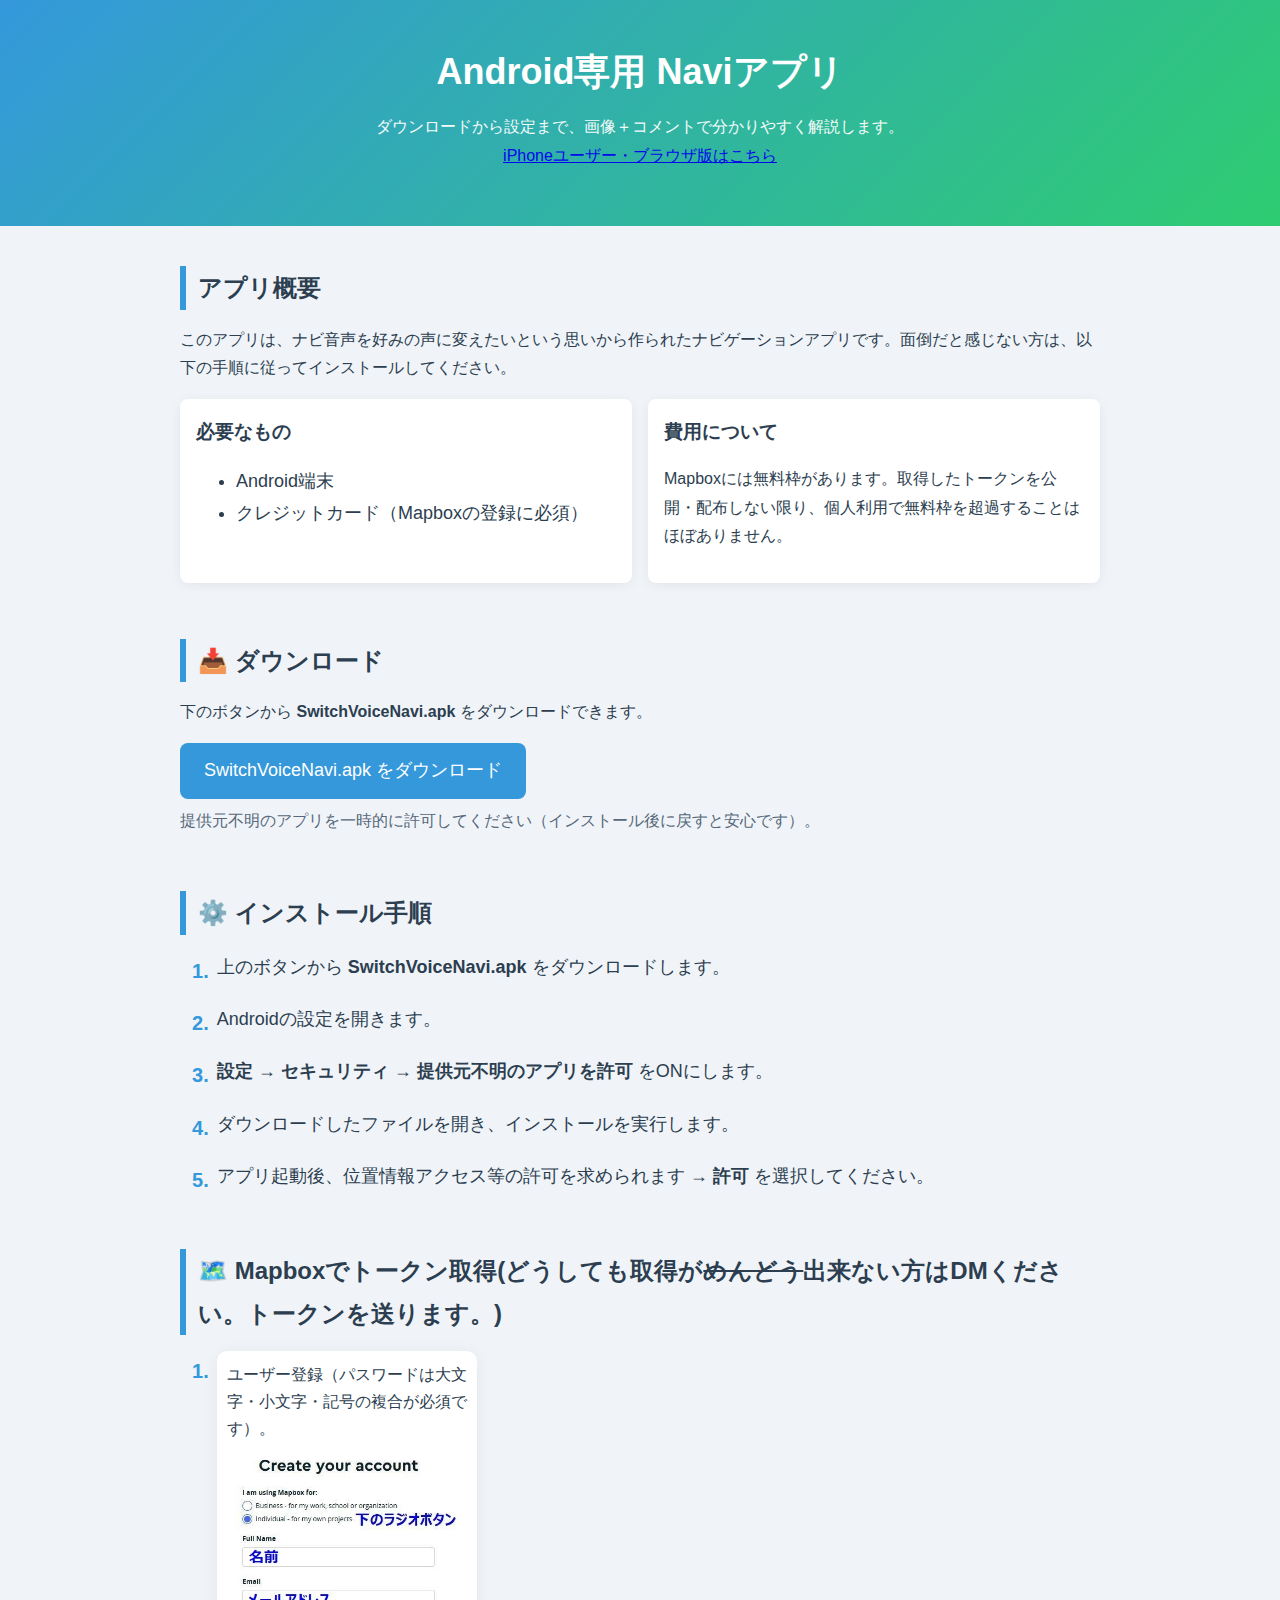
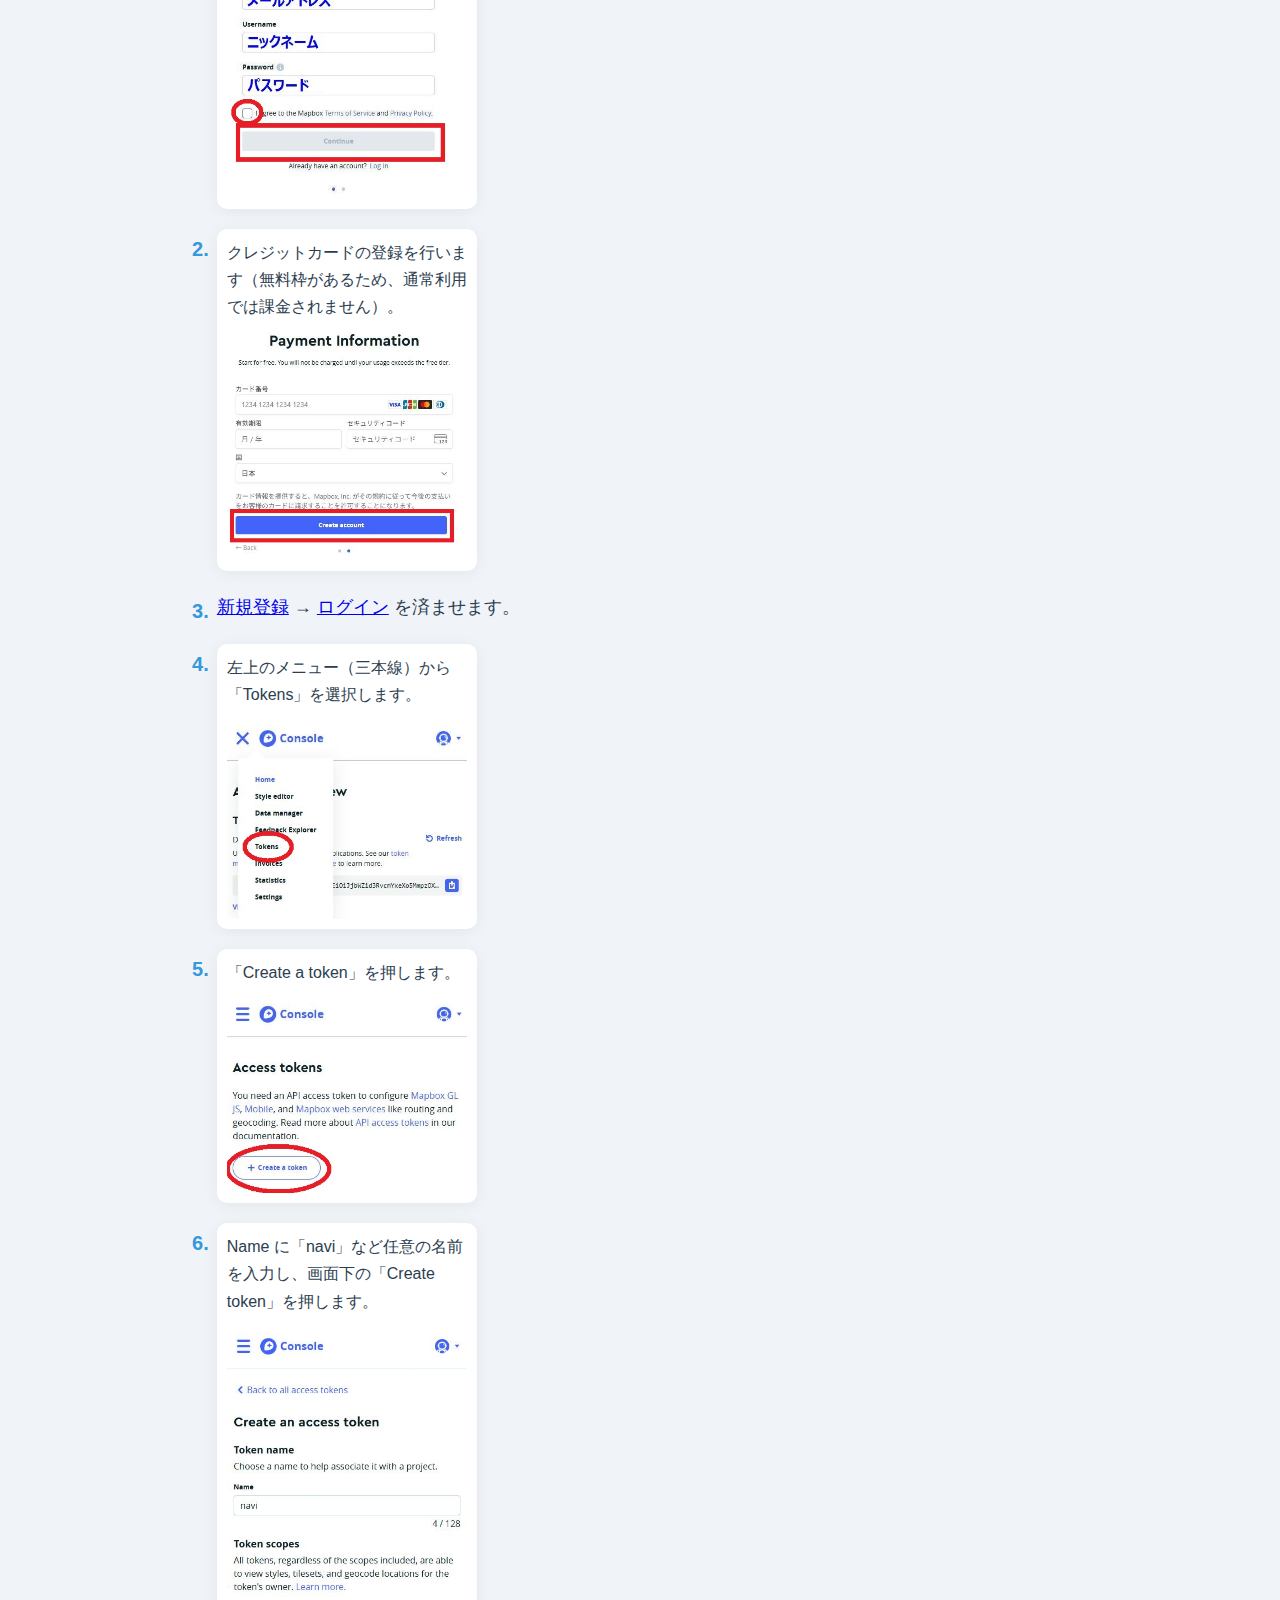
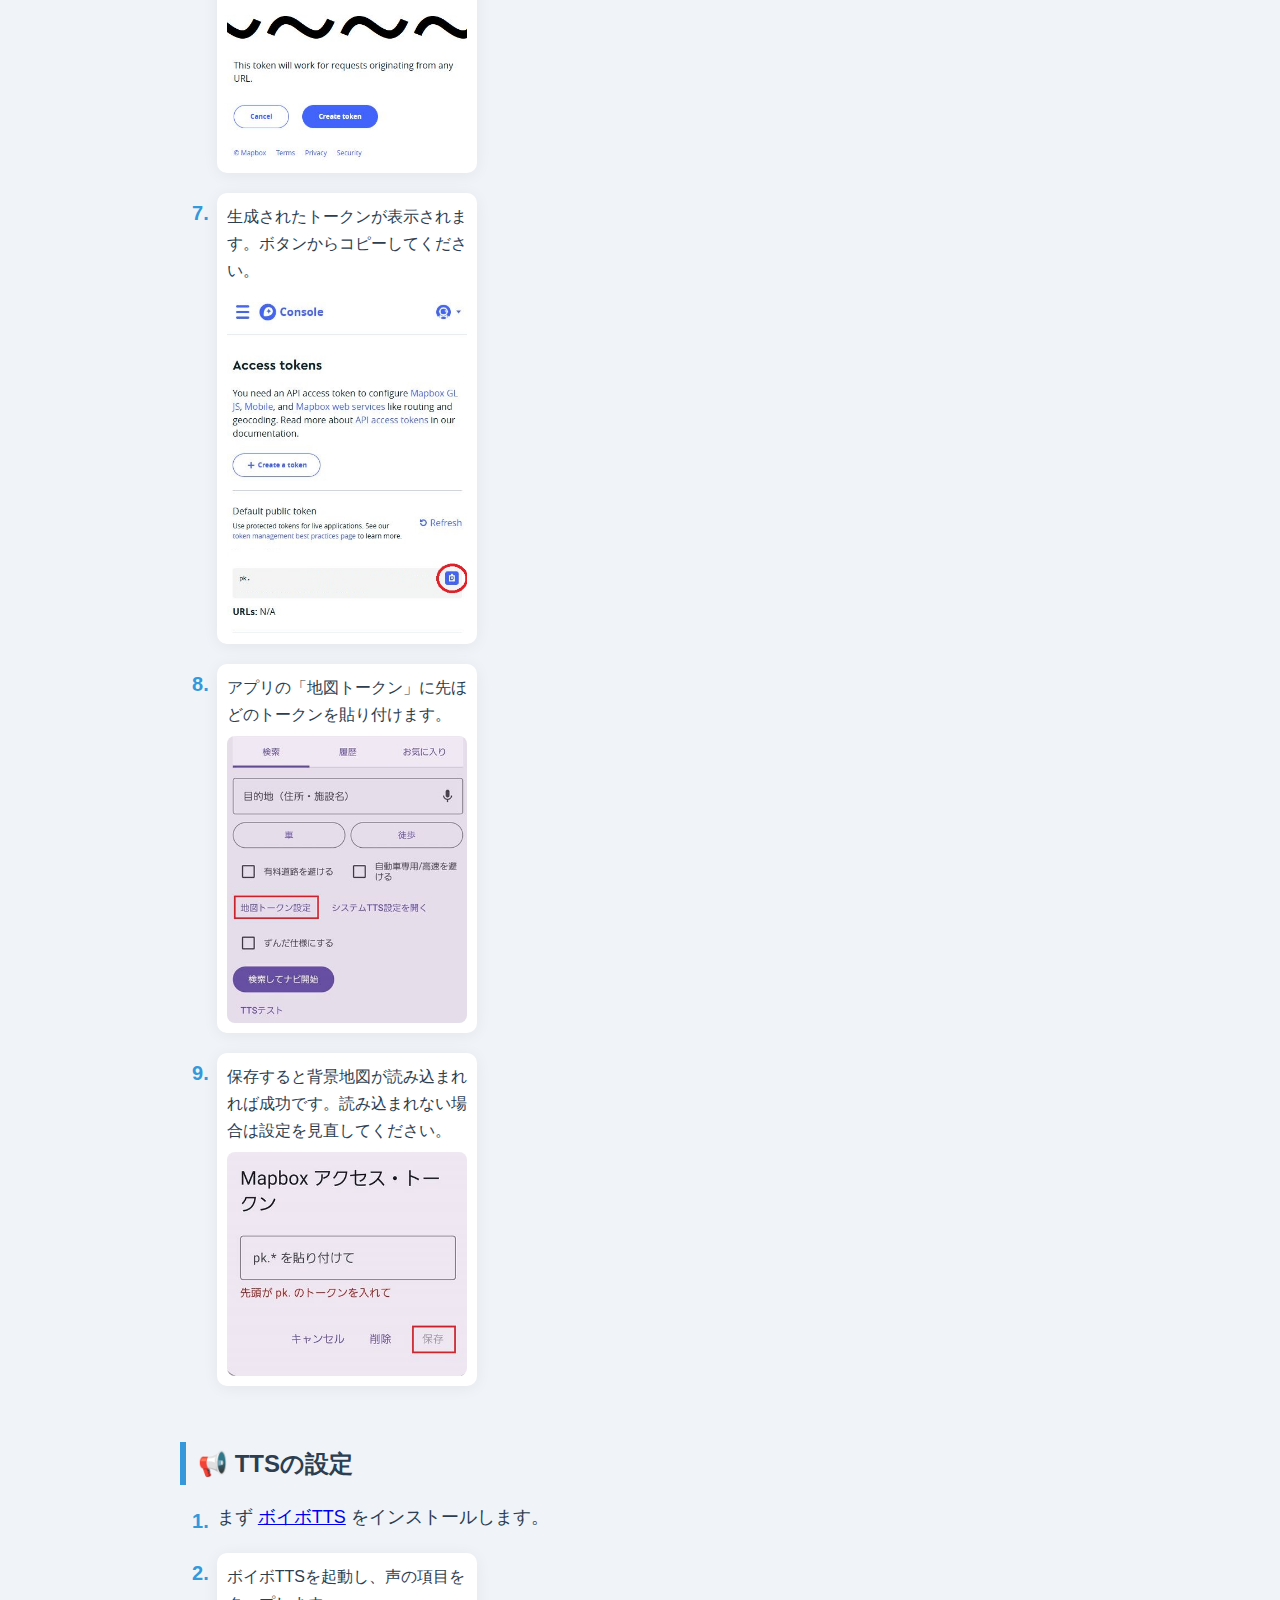
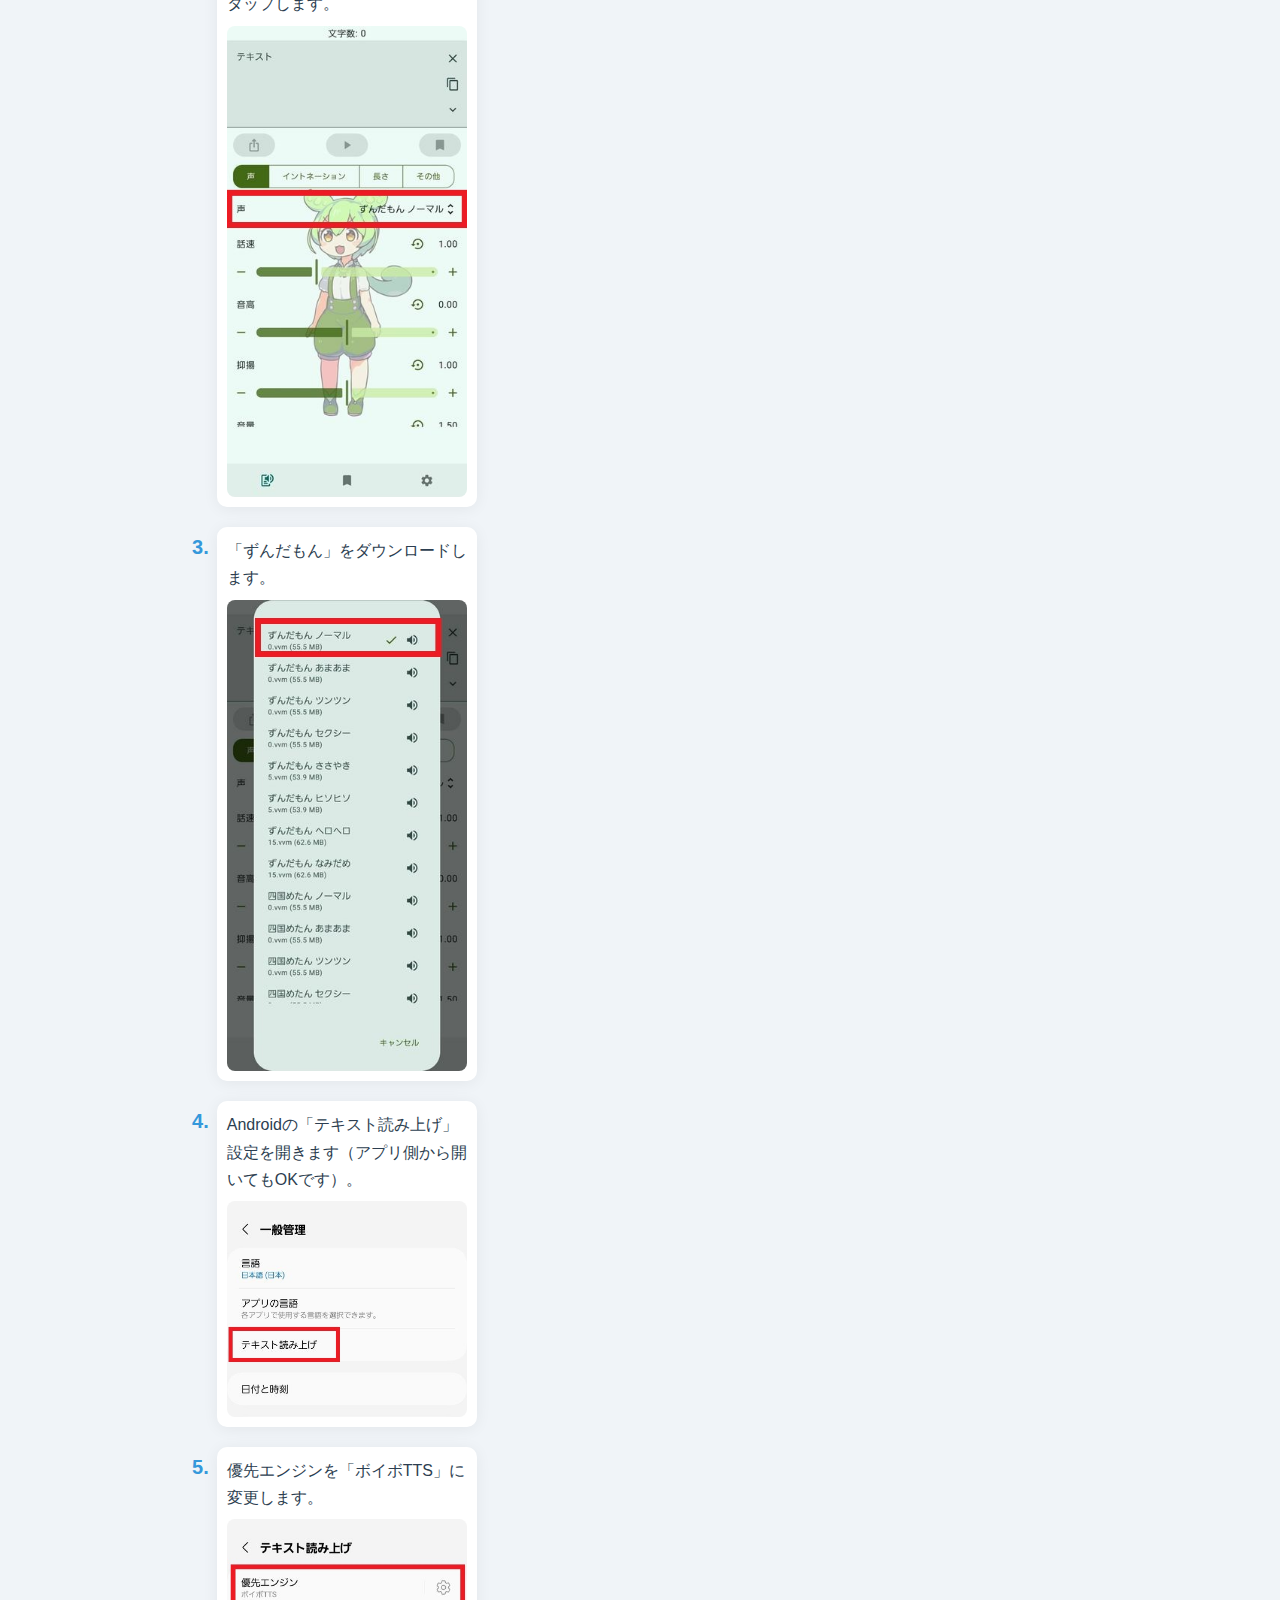
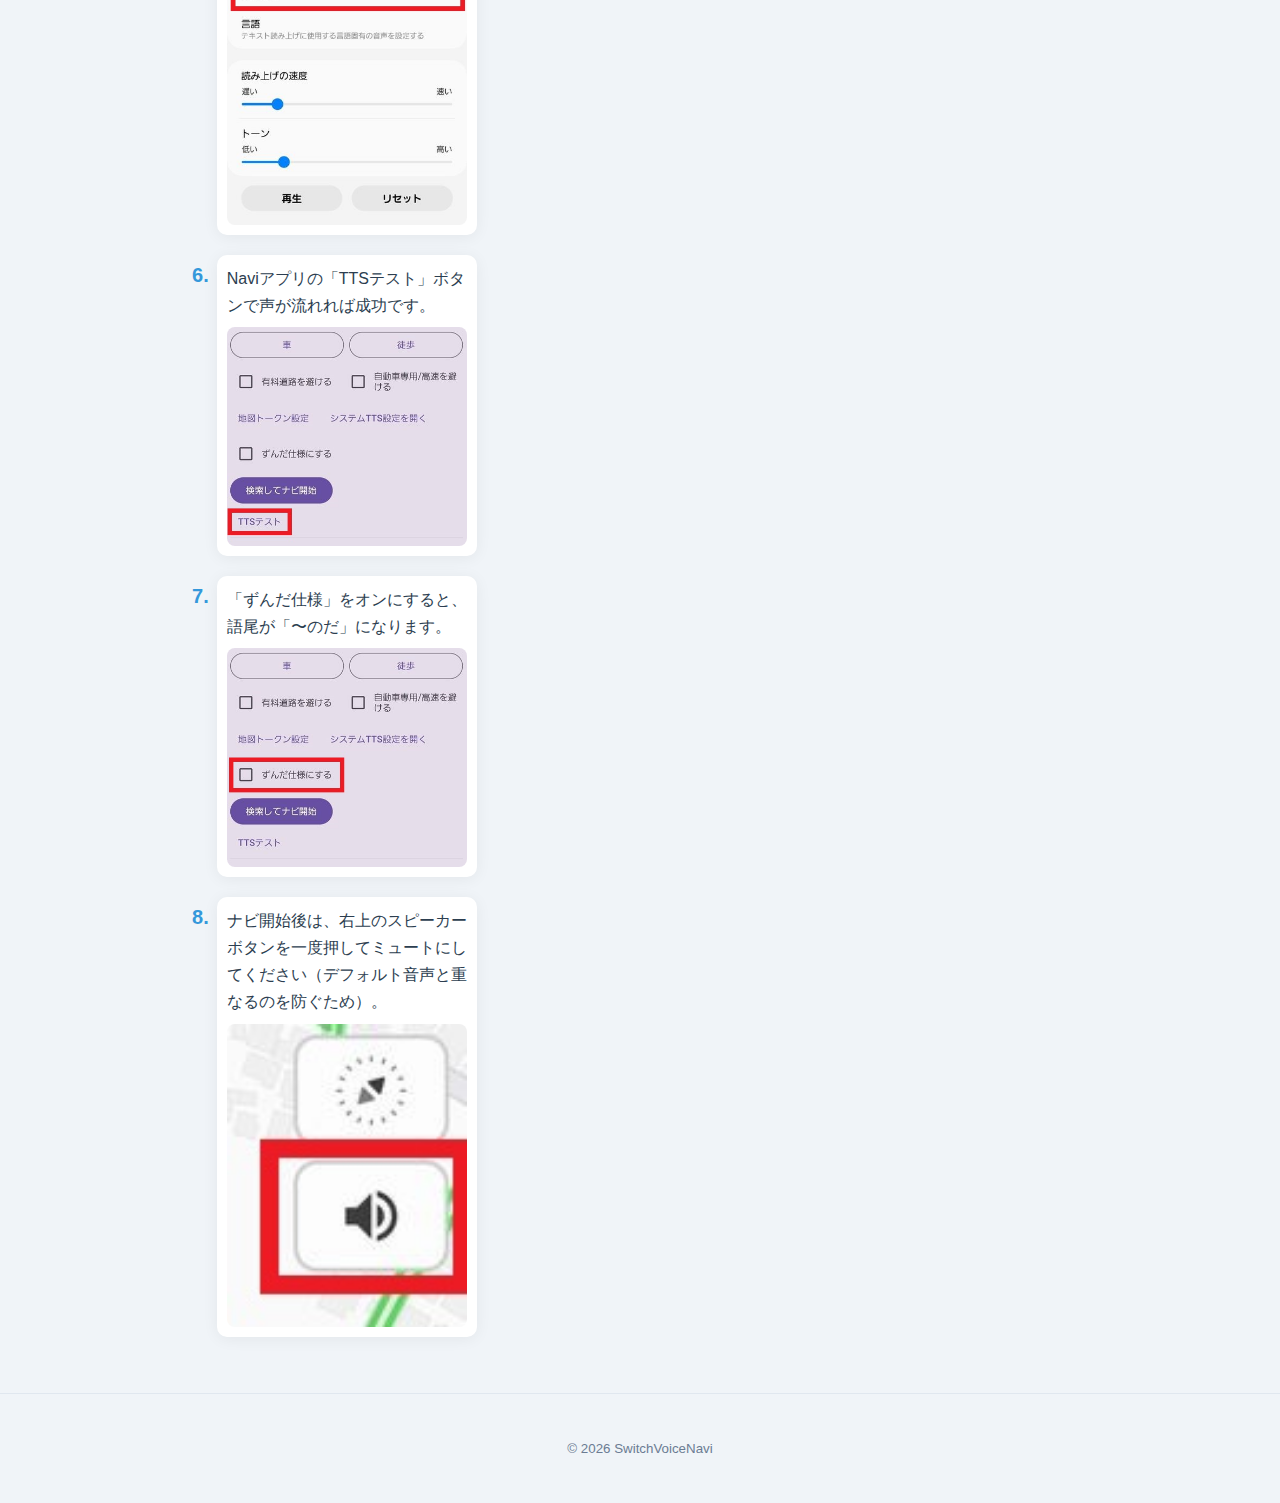
<file: index.html>
<!DOCTYPE html><html lang="ja"><head><script async src="https://www.googletagmanager.com/gtag/js?id=G-F3HR7Q97PB"></script><script>window.dataLayer=window.dataLayer||[];function gtag(){dataLayer.push(arguments)}gtag("js",new Date);gtag("config","G-Z0QB8QP3C4");</script><meta charset="UTF-8"><meta name="viewport" content="width=device-width,initial-scale=1"><title>Naviアプリ 設定ページ</title><meta name="description" content="Android専用 Naviアプリのダウンロードとセットアップ手順（インストール、Mapboxトークン取得、TTS設定）。"><link rel="stylesheet" href="style.css"></head><body><header role="banner"><h1>Android専用 Naviアプリ</h1><p class="k1">ダウンロードから設定まで、画像＋コメントで分かりやすく解説します。<br><a href="https://lamb5656.github.io/navi-app/browser-navi/" target="_blank" rel="noopener">iPhoneユーザー・ブラウザ版はこちら</a></p></header><main id="main" role="main"><section aria-labelledby="a1"><h2 id="a1">アプリ概要</h2><p>このアプリは、ナビ音声を好みの声に変えたいという思いから作られたナビゲーションアプリです。面倒だと感じない方は、以下の手順に従ってインストールしてください。</p><div class="k2"><div class="k3"><h3>必要なもの</h3><ul><li>Android端末</li><li>クレジットカード（Mapboxの登録に必須）</li></ul></div><div class="k3"><h3>費用について</h3><p>Mapboxには無料枠があります。取得したトークンを公開・配布しない限り、個人利用で無料枠を超過することはほぼありません。</p></div></div></section><section aria-labelledby="a2"><h2 id="a2">📥 ダウンロード</h2><p>下のボタンから <b>SwitchVoiceNavi.apk</b> をダウンロードできます。</p><a id="z" href="https://github.com/lamb5656/navi-app/releases/download/v1.0.0/SwitchVoiceNavi.apk" class="k4" target="_blank" rel="noopener noreferrer">SwitchVoiceNavi.apk をダウンロード</a><p class="k5">提供元不明のアプリを一時的に許可してください（インストール後に戻すと安心です）。</p></section><section aria-labelledby="a3"><h2 id="a3">⚙️ インストール手順</h2><ol class="k6"><li><div>上のボタンから <b>SwitchVoiceNavi.apk</b> をダウンロードします。</div></li><li><div>Androidの設定を開きます。</div></li><li><div><b>設定 → セキュリティ → 提供元不明のアプリを許可</b> をONにします。</div></li><li><div>ダウンロードしたファイルを開き、インストールを実行します。</div></li><li><div>アプリ起動後、位置情報アクセス等の許可を求められます → <b>許可</b> を選択してください。</div></li></ol></section><section aria-labelledby="a4"><h2 id="a4">🗺️ Mapboxでトークン取得(どうしても取得が<s>めんどう</s>出来ない方はDMください。トークンを送ります。)</h2><ol class="k6 k7"><li><figure><img src="image01.jpg" alt="Mapboxの新規登録画面" loading="lazy"><figcaption>ユーザー登録（パスワードは大文字・小文字・記号の複合が必須です）。</figcaption></figure></li><li><figure><img src="image02.jpg" alt="Mapboxの支払い方法登録画面" loading="lazy"><figcaption>クレジットカードの登録を行います（無料枠があるため、通常利用では課金されません）。</figcaption></figure></li><li class="k8"><p><a href="https://account.mapbox.com/auth/signup/?page=/" target="_blank" rel="noopener noreferrer">新規登録</a> → <a href="https://account.mapbox.com/auth/signin/" target="_blank" rel="noopener noreferrer">ログイン</a> を済ませます。</p></li><li><figure><img src="image03.jpg" alt="ダッシュボード左上のメニューからTokensを選択する様子" loading="lazy"><figcaption>左上のメニュー（三本線）から「Tokens」を選択します。</figcaption></figure></li><li><figure><img src="image04.jpg" alt="Create a token ボタンの位置" loading="lazy"><figcaption>「Create a token」を押します。</figcaption></figure></li><li><figure><img src="image05.jpg" alt="トークン作成フォームの入力例" loading="lazy"><figcaption>Name に「navi」など任意の名前を入力し、画面下の「Create token」を押します。</figcaption></figure></li><li><figure><img src="image06.jpg" alt="生成されたアクセストークンの表示" loading="lazy"><figcaption>生成されたトークンが表示されます。ボタンからコピーしてください。</figcaption></figure></li><li><figure><img src="image07.jpg" alt="アプリの地図トークン設定画面（1枚目）" loading="lazy"><figcaption>アプリの「地図トークン」に先ほどのトークンを貼り付けます。</figcaption></figure></li><li><figure><img src="image08.jpg" alt="アプリの地図トークン設定画面（2枚目）" loading="lazy"><figcaption>保存すると背景地図が読み込まれれば成功です。読み込まれない場合は設定を見直してください。</figcaption></figure></li></ol></section><section aria-labelledby="a5"><h2 id="a5">📢 TTSの設定</h2><ol class="k6 k7"><li class="k8"><p>まず <a href="https://play.google.com/store/apps/details?id=app.shinagawa.voicevoxtts&referrer=utm_source%3Dapkpure.com" target="_blank" rel="noopener noreferrer">ボイボTTS</a> をインストールします。</p></li><li><figure><img src="image09.jpg" alt="ボイボTTSの声選択画面" loading="lazy"><figcaption>ボイボTTSを起動し、声の項目をタップします。</figcaption></figure></li><li><figure><img src="image10.jpg" alt="ずんだもん音声パッケージのダウンロード画面" loading="lazy"><figcaption>「ずんだもん」をダウンロードします。</figcaption></figure></li><li><figure><img src="image11.jpg" alt="Androidのテキスト読み上げ設定画面" loading="lazy"><figcaption>Androidの「テキスト読み上げ」設定を開きます（アプリ側から開いてもOKです）。</figcaption></figure></li><li><figure><img src="image12.jpg" alt="優先エンジンをボイボTTSに変更する画面" loading="lazy"><figcaption>優先エンジンを「ボイボTTS」に変更します。</figcaption></figure></li><li><figure><img src="image13.jpg" alt="NaviアプリのTTSテストボタンの画面" loading="lazy"><figcaption>Naviアプリの「TTSテスト」ボタンで声が流れれば成功です。</figcaption></figure></li><li><figure><img src="image14.jpg" alt="ずんだ仕様の設定画面" loading="lazy"><figcaption>「ずんだ仕様」をオンにすると、語尾が「〜のだ」になります。</figcaption></figure></li><li><figure><img src="image15.jpg" alt="ナビ画面のスピーカーボタン位置" loading="lazy"><figcaption>ナビ開始後は、右上のスピーカーボタンを一度押してミュートにしてください（デフォルト音声と重なるのを防ぐため）。</figcaption></figure></li></ol></section></main><footer role="contentinfo"><p><small>© <span id="y"></span> SwitchVoiceNavi</small></p></footer><script src="app.js" defer></script></body></html>
</file>
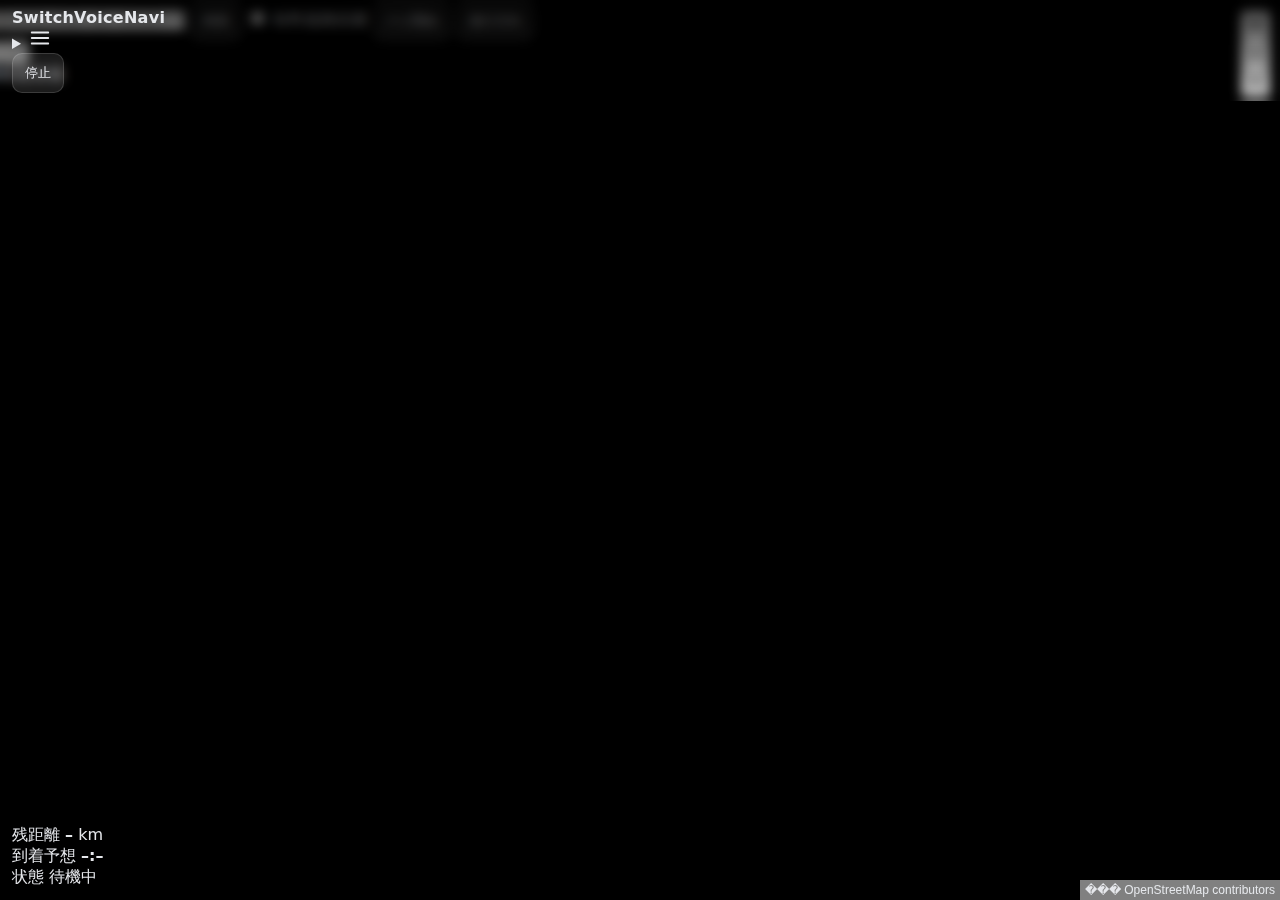
<file: browser-navi/index.html>
<!doctype html>
<html lang="ja">
<head>
  <meta charset="utf-8">
  <meta name="viewport" content="width=device-width, initial-scale=1">
  <title>SwitchVoiceNavi — ブラウザで動く音声ナビ</title>
  <meta name="description" content="MapLibre × OpenRouteService。音声案内、リルート、HUD、料金回避、PWA対応のブラウザナビ。">
  <meta name="theme-color" content="#0f172a">
  <link rel="manifest" href="./manifest.json">
  <meta name="apple-mobile-web-app-capable" content="yes">
  <meta name="apple-mobile-web-app-status-bar-style" content="black-translucent">
  <link href="./vendor/maplibre-gl.css" rel="stylesheet">
  <link href="./styles.css" rel="stylesheet">
</head>
<body>
  <header class="header">
    <div class="header-inner">
      <div class="brand">SwitchVoiceNavi</div>
      <nav class="nav">

        <details id="appMenu">
          <summary aria-label="メニュー" title="メニュー">

            <svg width="22" height="22" viewBox="0 0 24 24" aria-hidden="true">
              <path d="M3 6h18M3 12h18M3 18h18" fill="none" stroke="currentColor" stroke-width="2" stroke-linecap="round"/>
            </svg>
          </summary>
          <div class="menu-panel" role="menu" aria-label="メニュー">
            <section class="menu-section">
              <h3 class="menu-title">メニュー</h3>
              <div class="menu-actions">
                <button id="btnOpenSettings" class="btn" type="button">設定を開く</button>
              </div>
            </section>


            <section class="menu-section">
              <h3 class="menu-title">お気に入り</h3>
              <div class="menu-actions" style="margin-bottom:8px;">
                <button id="btnFavCurrent" class="btn" type="button">現在の目的地を☆登録</button>
              </div>
              <div id="favorites-list" class="svn-chip-list"></div>
            </section>


            <section class="menu-section">
              <div style="display:flex;align-items:center;gap:8px;">
                <h3 class="menu-title" style="margin:0;">履歴</h3>
                <button id="history-clear" class="svn-linklike" style="margin-left:auto;">全消去</button>
              </div>
              <div id="history-list" class="svn-chip-list"></div>
            </section>
          </div>
        </details>


        <button id="btnStop" class="btn" disabled>停止</button>
      </nav>
    </div>
  </header>


  <div class="toolbar">
    <input id="addr" type="text" placeholder="目的地を検索（例：東京駅）">
    <button id="btnSearch" class="btn">検索</button>
    <label><input id="avoidTolls" type="checkbox"> 有料道路回避</label>
    <button id="btnStart" class="btn primary">ナビ開始</button>
    <button id="btnFollowToggle" class="btn" type="button">進行方向</button>
  </div>


  <div id="maneuver" class="maneuver" aria-live="polite" aria-atomic="true" hidden>
    <div class="icon" id="manIcon">⤴︎</div>
    <div class="lane">
      <span class="lane-mark" id="lane1"></span>
      <span class="lane-mark active" id="lane2"></span>
      <span class="lane-mark" id="lane3"></span>
    </div>
    <div class="text">
      <div class="dist"><b id="manDist">—</b> 先</div>
      <div class="sub" id="manInstr">次の案内</div>
    </div>
  </div>


  <button id="btnRecenter" class="fab" type="button" title="現在地へ戻る">◎</button>

  <div id="map" aria-label="map"></div>

  <div class="hud" role="status" aria-live="polite">
    <div class="hud-inner">
      <div class="stat">残距離 <b id="remainKm">–</b> km</div>
      <div class="stat">到着予想 <b id="eta">–:–</b></div>
      <div class="stat">状態 <span id="status">待機中</span></div>
    </div>
  </div>

  <div id="toast" class="toast"></div>


  <div id="searchCard" class="card" aria-modal="true" role="dialog">
    <header>検索候補</header>
    <div class="body" id="searchList"></div>
  </div>


  <div id="settingsCard" class="card settings" role="dialog" aria-modal="true">
    <header>設定</header>
    <div class="body">
      <div class="row"><label><input id="setAvoidTolls" type="checkbox"> 有料道路を回避</label></div>
      <div class="row">
        <label>プロフィール
          <select id="setProfile">
            <option value="driving-car">車</option>
            <option value="foot-walking">徒歩</option>
            <option value="cycling-regular">自転車</option>
          </select>
        </label>
      </div>
      <div class="row">
        <label>TTS 音量 <input id="setTtsVolume" type="range" min="0" max="1" step="0.1"></label>
      </div>
      <div class="row">
        <label>TTS 速度 <input id="setTtsRate" type="range" min="0.5" max="1.5" step="0.1"></label>
      </div>
      <div class="row">
        <label>テーマ
          <select id="setTheme">
            <option value="auto">自動</option>
            <option value="light">ライト</option>
            <option value="dark">ダーク</option>
          </select>
        </label>
      </div>
      <div class="actions">
        <button id="btnSettingsClose" class="btn">閉じる</button>
      </div>
    </div>
  </div>

  <script type="module" src="./js/main.js"></script>
</body>
</html>
</file>
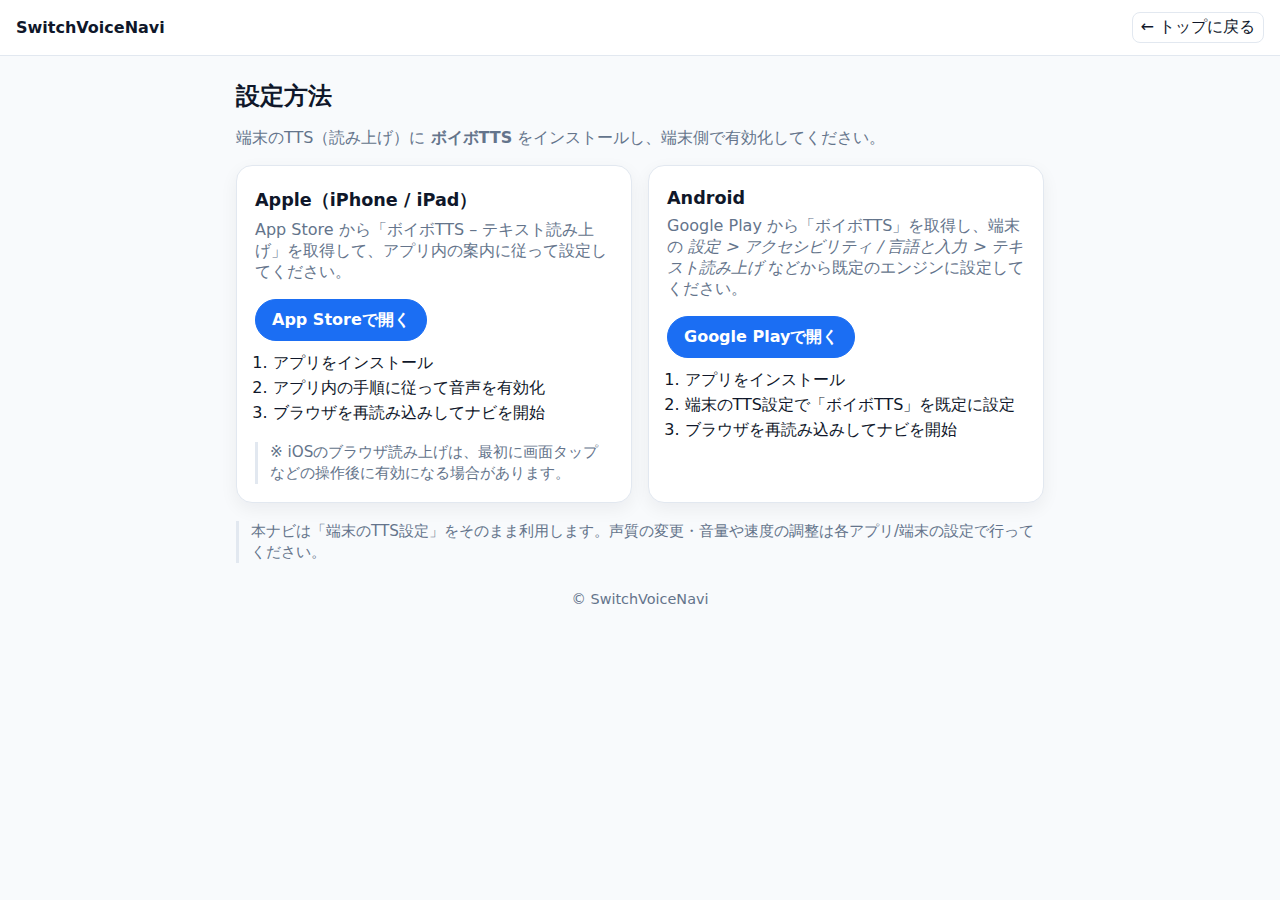
<file: browser-navi/howto.html>
<!doctype html>
<html lang="ja">
<head>
  <meta charset="utf-8" />
  <meta name="viewport" content="width=device-width,initial-scale=1" />
  <title>設定方法 | SwitchVoiceNavi</title>
  <style>
    :root{
      --bg:#f8fafc; --card:#ffffff; --text:#0f172a; --muted:#64748b;
      --line:#e2e8f0; --primary:#1b6ef3;
    }
    *{box-sizing:border-box}
    body{margin:0;background:var(--bg);color:var(--text);font-family:system-ui,-apple-system,Segoe UI,Roboto,Helvetica,Arial,"Apple Color Emoji","Segoe UI Emoji";}
    .topbar{
      position:sticky;top:0;z-index:10;
      background:var(--card);border-bottom:1px solid var(--line);
      display:flex;align-items:center;justify-content:space-between;
      padding:.75rem 1rem;
    }
    .brand{font-weight:700}
    .back{color:var(--text);text-decoration:none;padding:.25rem .5rem;border-radius:.5rem;border:1px solid var(--line)}
    .wrap{max-width:840px;margin:24px auto;padding:0 16px}
    h1{font-size:1.5rem;margin:.25rem 0 1rem}
    p.lead{color:var(--muted);margin-top:0}
    .grid{display:grid;grid-template-columns:1fr 1fr;gap:16px}
    @media (max-width:760px){.grid{grid-template-columns:1fr}}
    .card{
      background:var(--card);border:1px solid var(--line);border-radius:16px;
      padding:18px;box-shadow:0 6px 18px rgba(15,23,42,.06);
    }
    .card h2{font-size:1.1rem;margin:.25rem 0 .5rem}
    .card p{color:var(--muted);margin:.25rem 0 1rem}
    .btn{
      display:inline-flex;align-items:center;justify-content:center;gap:.5rem;
      padding:.6rem 1rem;border-radius:999px;border:1px solid var(--primary);
      background:var(--primary);color:#fff;text-decoration:none;font-weight:600;
      transition:.15s ease transform;
    }
    .btn:hover{transform:translateY(-1px)}
    .steps{margin:.75rem 0 0;padding-left:1.1rem;color:var(--text)}
    .steps li{margin:.25rem 0}
    .note{
      margin-top:18px;font-size:.95rem;color:var(--muted);border-left:3px solid var(--line);
      padding-left:.75rem;
    }
    .footer{
      margin:28px 0 8px;color:var(--muted);font-size:.9rem;text-align:center;
    }
  </style>
</head>
<body>
  <header class="topbar">
    <div class="brand">SwitchVoiceNavi</div>
    <a class="back" href="./index.html">← トップに戻る</a>
  </header>

  <main class="wrap">
    <h1>設定方法</h1>
    <p class="lead">端末のTTS（読み上げ）に <strong>ボイボTTS</strong> をインストールし、端末側で有効化してください。</p>

    <div class="grid">
      <section class="card">
        <h2>Apple（iPhone / iPad）</h2>
        <p>App Store から「ボイボTTS – テキスト読み上げ」を取得して、アプリ内の案内に従って設定してください。</p>
        <a class="btn" href="https://apps.apple.com/jp/app/%E3%83%9C%E3%82%A4%E3%83%9Ctts-%E3%83%86%E3%82%AD%E3%82%B9%E3%83%88%E8%AA%AD%E3%81%BF%E4%B8%8A%E3%81%92/id6503872597" target="_blank" rel="noopener noreferrer">
          App Storeで開く
        </a>
        <ol class="steps">
          <li>アプリをインストール</li>
          <li>アプリ内の手順に従って音声を有効化</li>
          <li>ブラウザを再読み込みしてナビを開始</li>
        </ol>
        <div class="note">※ iOSのブラウザ読み上げは、最初に画面タップなどの操作後に有効になる場合があります。</div>
      </section>

      <section class="card">
        <h2>Android</h2>
        <p>Google Play から「ボイボTTS」を取得し、端末の <em>設定 &gt; アクセシビリティ / 言語と入力 &gt; テキスト読み上げ</em> などから既定のエンジンに設定してください。</p>
        <a class="btn" href="https://play.google.com/store/apps/details?id=app.shinagawa.voicevoxtts&hl=ja" target="_blank" rel="noopener noreferrer">
          Google Playで開く
        </a>
        <ol class="steps">
          <li>アプリをインストール</li>
          <li>端末のTTS設定で「ボイボTTS」を既定に設定</li>
          <li>ブラウザを再読み込みしてナビを開始</li>
        </ol>
      </section>
    </div>

    <p class="note">本ナビは「端末のTTS設定」をそのまま利用します。声質の変更・音量や速度の調整は各アプリ/端末の設定で行ってください。</p>

    <div class="footer">© SwitchVoiceNavi</div>
  </main>
</body>
</html>
</file>
<file: style.css>
*,*::before,*::after{box-sizing:border-box}body{font-family:"Segoe UI","Hiragino Kaku Gothic ProN",sans-serif;line-height:1.8;margin:0;padding:0;background:#f0f4f8;color:#2c3e50}header{background:linear-gradient(135deg,#3498db,#2ecc71);color:#fff;text-align:center;padding:40px 20px}header h1{margin:0;font-size:36px}header .k1{font-size:16px;opacity:.95;margin-top:.5rem}main{max-width:960px;margin:40px auto;padding:0 20px}section{margin-bottom:56px}h2{border-left:6px solid #3498db;padding-left:12px;margin-bottom:16px}.k2{display:grid;gap:16px;grid-template-columns:1fr}.k3{background:#fff;border-radius:8px;padding:16px;box-shadow:0 2px 12px rgba(0,0,0,.06)}.k3 h3{margin:0 0 .25rem 0}@media (min-width:720px){.k2{grid-template-columns:1fr 1fr}}.k4{display:inline-block;padding:16px 24px;background:#3498db;color:#fff;text-decoration:none;border-radius:8px;font-size:18px;transition:background .2s ease;line-height:1.3}.k4:hover{background:#2980b9}.k5{color:#56687a;margin-top:.5rem}:root{--a:1.8rem;--b:.5rem;--c:calc(var(--a) + var(--b));--d:260px}@media (max-width:600px){:root{--d:200px}}@media (max-width:420px){:root{--d:170px}}@media (max-width:360px){:root{--d:150px}}.k6,.k7{counter-reset:i;margin:0;padding:0}.k6>li,.k7>li{list-style:none;position:relative;padding-left:var(--c);margin:12px 0 20px}.k6>li:before,.k7>li:before{counter-increment:i;content:counter(i) ".";position:absolute;left:0;top:.1em;width:var(--a);text-align:right;font-size:20px;font-weight:700;color:#3498db;font-variant-numeric:tabular-nums}figure{display:flex;flex-direction:column;gap:8px;margin:0;background:#fff;border-radius:10px;overflow:hidden;box-shadow:0 2px 16px rgba(0,0,0,.06);padding:10px;max-width:var(--d);width:100%}figcaption{order:-1;padding:0;font-size:16px;color:#2c3e50;background:transparent;border:0;line-height:1.7}figure img{display:block;width:100%;height:auto;border-radius:8px}.k8 p{margin:0 0 8px}footer{text-align:center;padding:24px 16px;border-top:1px solid #e0e7ef;color:#6b7c93}@media (max-width:480px){header h1{font-size:28px}.k4{display:block;width:100%;max-width:100%;font-size:15px;padding:12px 14px;white-space:normal;text-align:center}}@media (max-width:360px){figure{padding:8px}figcaption{font-size:15px}}li{font-size:18px}.k9{cursor:zoom-in}.k0{position:fixed;inset:0;background:rgba(0,0,0,.7);display:none;align-items:center;justify-content:center;z-index:9999}.k0 img{max-width:92vw;max-height:92vh;border-radius:10px}.k0.show{display:flex}
</file>
<file: browser-navi/vendor/maplibre-gl.css>
.maplibregl-map{-webkit-tap-highlight-color:rgb(0 0 0/0);font:12px/20px Helvetica Neue,Arial,Helvetica,sans-serif;overflow:hidden;position:relative}.maplibregl-canvas{left:0;position:absolute;top:0}.maplibregl-map:fullscreen{height:100%;width:100%}.maplibregl-ctrl-group button.maplibregl-ctrl-compass{touch-action:none}.maplibregl-canvas-container.maplibregl-interactive,.maplibregl-ctrl-group button.maplibregl-ctrl-compass{cursor:grab;-moz-user-select:none;-webkit-user-select:none;-ms-user-select:none;user-select:none}.maplibregl-canvas-container.maplibregl-interactive.maplibregl-track-pointer{cursor:pointer}.maplibregl-canvas-container.maplibregl-interactive:active,.maplibregl-ctrl-group button.maplibregl-ctrl-compass:active{cursor:grabbing}.maplibregl-canvas-container.maplibregl-touch-zoom-rotate,.maplibregl-canvas-container.maplibregl-touch-zoom-rotate .maplibregl-canvas{touch-action:pan-x pan-y}.maplibregl-canvas-container.maplibregl-touch-drag-pan,.maplibregl-canvas-container.maplibregl-touch-drag-pan .maplibregl-canvas{touch-action:pinch-zoom}.maplibregl-canvas-container.maplibregl-touch-zoom-rotate.maplibregl-touch-drag-pan,.maplibregl-canvas-container.maplibregl-touch-zoom-rotate.maplibregl-touch-drag-pan .maplibregl-canvas{touch-action:none}.maplibregl-canvas-container.maplibregl-touch-drag-pan.maplibregl-cooperative-gestures,.maplibregl-canvas-container.maplibregl-touch-drag-pan.maplibregl-cooperative-gestures .maplibregl-canvas{touch-action:pan-x pan-y}.maplibregl-ctrl-bottom-left,.maplibregl-ctrl-bottom-right,.maplibregl-ctrl-top-left,.maplibregl-ctrl-top-right{pointer-events:none;position:absolute;z-index:2}.maplibregl-ctrl-top-left{left:0;top:0}.maplibregl-ctrl-top-right{right:0;top:0}.maplibregl-ctrl-bottom-left{bottom:0;left:0}.maplibregl-ctrl-bottom-right{bottom:0;right:0}.maplibregl-ctrl{clear:both;pointer-events:auto;transform:translate(0)}.maplibregl-ctrl-top-left .maplibregl-ctrl{float:left;margin:10px 0 0 10px}.maplibregl-ctrl-top-right .maplibregl-ctrl{float:right;margin:10px 10px 0 0}.maplibregl-ctrl-bottom-left .maplibregl-ctrl{float:left;margin:0 0 10px 10px}.maplibregl-ctrl-bottom-right .maplibregl-ctrl{float:right;margin:0 10px 10px 0}.maplibregl-ctrl-group{background:#fff;border-radius:4px}.maplibregl-ctrl-group:not(:empty){box-shadow:0 0 0 2px rgba(0,0,0,.1)}@media (-ms-high-contrast:active){.maplibregl-ctrl-group:not(:empty){box-shadow:0 0 0 2px ButtonText}}.maplibregl-ctrl-group button{background-color:transparent;border:0;box-sizing:border-box;cursor:pointer;display:block;height:29px;outline:none;padding:0;width:29px}.maplibregl-ctrl-group button+button{border-top:1px solid #ddd}.maplibregl-ctrl button .maplibregl-ctrl-icon{background-position:50%;background-repeat:no-repeat;display:block;height:100%;width:100%}@media (-ms-high-contrast:active){.maplibregl-ctrl-icon{background-color:transparent}.maplibregl-ctrl-group button+button{border-top:1px solid ButtonText}}.maplibregl-ctrl button::-moz-focus-inner{border:0;padding:0}.maplibregl-ctrl-attrib-button:focus,.maplibregl-ctrl-group button:focus{box-shadow:0 0 2px 2px #0096ff}.maplibregl-ctrl button:disabled{cursor:not-allowed}.maplibregl-ctrl button:disabled .maplibregl-ctrl-icon{opacity:.25}.maplibregl-ctrl button:not(:disabled):hover{background-color:rgb(0 0 0/5%)}.maplibregl-ctrl-group button:focus:focus-visible{box-shadow:0 0 2px 2px #0096ff}.maplibregl-ctrl-group button:focus:not(:focus-visible){box-shadow:none}.maplibregl-ctrl-group button:focus:first-child{border-radius:4px 4px 0 0}.maplibregl-ctrl-group button:focus:last-child{border-radius:0 0 4px 4px}.maplibregl-ctrl-group button:focus:only-child{border-radius:inherit}.maplibregl-ctrl button.maplibregl-ctrl-zoom-out .maplibregl-ctrl-icon{background-image:url("data:image/svg+xml;charset=utf-8,%3Csvg xmlns='http://www.w3.org/2000/svg' width='29' height='29' fill='%23333' viewBox='0 0 29 29'%3E%3Cpath d='M10 13c-.75 0-1.5.75-1.5 1.5S9.25 16 10 16h9c.75 0 1.5-.75 1.5-1.5S19.75 13 19 13h-9z'/%3E%3C/svg%3E")}.maplibregl-ctrl button.maplibregl-ctrl-zoom-in .maplibregl-ctrl-icon{background-image:url("data:image/svg+xml;charset=utf-8,%3Csvg xmlns='http://www.w3.org/2000/svg' width='29' height='29' fill='%23333' viewBox='0 0 29 29'%3E%3Cpath d='M14.5 8.5c-.75 0-1.5.75-1.5 1.5v3h-3c-.75 0-1.5.75-1.5 1.5S9.25 16 10 16h3v3c0 .75.75 1.5 1.5 1.5S16 19.75 16 19v-3h3c.75 0 1.5-.75 1.5-1.5S19.75 13 19 13h-3v-3c0-.75-.75-1.5-1.5-1.5z'/%3E%3C/svg%3E")}@media (-ms-high-contrast:active){.maplibregl-ctrl button.maplibregl-ctrl-zoom-out .maplibregl-ctrl-icon{background-image:url("data:image/svg+xml;charset=utf-8,%3Csvg xmlns='http://www.w3.org/2000/svg' width='29' height='29' fill='%23fff' viewBox='0 0 29 29'%3E%3Cpath d='M10 13c-.75 0-1.5.75-1.5 1.5S9.25 16 10 16h9c.75 0 1.5-.75 1.5-1.5S19.75 13 19 13h-9z'/%3E%3C/svg%3E")}.maplibregl-ctrl button.maplibregl-ctrl-zoom-in .maplibregl-ctrl-icon{background-image:url("data:image/svg+xml;charset=utf-8,%3Csvg xmlns='http://www.w3.org/2000/svg' width='29' height='29' fill='%23fff' viewBox='0 0 29 29'%3E%3Cpath d='M14.5 8.5c-.75 0-1.5.75-1.5 1.5v3h-3c-.75 0-1.5.75-1.5 1.5S9.25 16 10 16h3v3c0 .75.75 1.5 1.5 1.5S16 19.75 16 19v-3h3c.75 0 1.5-.75 1.5-1.5S19.75 13 19 13h-3v-3c0-.75-.75-1.5-1.5-1.5z'/%3E%3C/svg%3E")}}@media (-ms-high-contrast:black-on-white){.maplibregl-ctrl button.maplibregl-ctrl-zoom-out .maplibregl-ctrl-icon{background-image:url("data:image/svg+xml;charset=utf-8,%3Csvg xmlns='http://www.w3.org/2000/svg' width='29' height='29' viewBox='0 0 29 29'%3E%3Cpath d='M10 13c-.75 0-1.5.75-1.5 1.5S9.25 16 10 16h9c.75 0 1.5-.75 1.5-1.5S19.75 13 19 13h-9z'/%3E%3C/svg%3E")}.maplibregl-ctrl button.maplibregl-ctrl-zoom-in .maplibregl-ctrl-icon{background-image:url("data:image/svg+xml;charset=utf-8,%3Csvg xmlns='http://www.w3.org/2000/svg' width='29' height='29' viewBox='0 0 29 29'%3E%3Cpath d='M14.5 8.5c-.75 0-1.5.75-1.5 1.5v3h-3c-.75 0-1.5.75-1.5 1.5S9.25 16 10 16h3v3c0 .75.75 1.5 1.5 1.5S16 19.75 16 19v-3h3c.75 0 1.5-.75 1.5-1.5S19.75 13 19 13h-3v-3c0-.75-.75-1.5-1.5-1.5z'/%3E%3C/svg%3E")}}.maplibregl-ctrl button.maplibregl-ctrl-fullscreen .maplibregl-ctrl-icon{background-image:url("data:image/svg+xml;charset=utf-8,%3Csvg xmlns='http://www.w3.org/2000/svg' width='29' height='29' fill='%23333' viewBox='0 0 29 29'%3E%3Cpath d='M24 16v5.5c0 1.75-.75 2.5-2.5 2.5H16v-1l3-1.5-4-5.5 1-1 5.5 4 1.5-3h1zM6 16l1.5 3 5.5-4 1 1-4 5.5 3 1.5v1H7.5C5.75 24 5 23.25 5 21.5V16h1zm7-11v1l-3 1.5 4 5.5-1 1-5.5-4L6 13H5V7.5C5 5.75 5.75 5 7.5 5H13zm11 2.5c0-1.75-.75-2.5-2.5-2.5H16v1l3 1.5-4 5.5 1 1 5.5-4 1.5 3h1V7.5z'/%3E%3C/svg%3E")}.maplibregl-ctrl button.maplibregl-ctrl-shrink .maplibregl-ctrl-icon{background-image:url("data:image/svg+xml;charset=utf-8,%3Csvg xmlns='http://www.w3.org/2000/svg' width='29' height='29' viewBox='0 0 29 29'%3E%3Cpath d='M18.5 16c-1.75 0-2.5.75-2.5 2.5V24h1l1.5-3 5.5 4 1-1-4-5.5 3-1.5v-1h-5.5zM13 18.5c0-1.75-.75-2.5-2.5-2.5H5v1l3 1.5L4 24l1 1 5.5-4 1.5 3h1v-5.5zm3-8c0 1.75.75 2.5 2.5 2.5H24v-1l-3-1.5L25 5l-1-1-5.5 4L17 5h-1v5.5zM10.5 13c1.75 0 2.5-.75 2.5-2.5V5h-1l-1.5 3L5 4 4 5l4 5.5L5 12v1h5.5z'/%3E%3C/svg%3E")}@media (-ms-high-contrast:active){.maplibregl-ctrl button.maplibregl-ctrl-fullscreen .maplibregl-ctrl-icon{background-image:url("data:image/svg+xml;charset=utf-8,%3Csvg xmlns='http://www.w3.org/2000/svg' width='29' height='29' fill='%23fff' viewBox='0 0 29 29'%3E%3Cpath d='M24 16v5.5c0 1.75-.75 2.5-2.5 2.5H16v-1l3-1.5-4-5.5 1-1 5.5 4 1.5-3h1zM6 16l1.5 3 5.5-4 1 1-4 5.5 3 1.5v1H7.5C5.75 24 5 23.25 5 21.5V16h1zm7-11v1l-3 1.5 4 5.5-1 1-5.5-4L6 13H5V7.5C5 5.75 5.75 5 7.5 5H13zm11 2.5c0-1.75-.75-2.5-2.5-2.5H16v1l3 1.5-4 5.5 1 1 5.5-4 1.5 3h1V7.5z'/%3E%3C/svg%3E")}.maplibregl-ctrl button.maplibregl-ctrl-shrink .maplibregl-ctrl-icon{background-image:url("data:image/svg+xml;charset=utf-8,%3Csvg xmlns='http://www.w3.org/2000/svg' width='29' height='29' fill='%23fff' viewBox='0 0 29 29'%3E%3Cpath d='M18.5 16c-1.75 0-2.5.75-2.5 2.5V24h1l1.5-3 5.5 4 1-1-4-5.5 3-1.5v-1h-5.5zM13 18.5c0-1.75-.75-2.5-2.5-2.5H5v1l3 1.5L4 24l1 1 5.5-4 1.5 3h1v-5.5zm3-8c0 1.75.75 2.5 2.5 2.5H24v-1l-3-1.5L25 5l-1-1-5.5 4L17 5h-1v5.5zM10.5 13c1.75 0 2.5-.75 2.5-2.5V5h-1l-1.5 3L5 4 4 5l4 5.5L5 12v1h5.5z'/%3E%3C/svg%3E")}}@media (-ms-high-contrast:black-on-white){.maplibregl-ctrl button.maplibregl-ctrl-fullscreen .maplibregl-ctrl-icon{background-image:url("data:image/svg+xml;charset=utf-8,%3Csvg xmlns='http://www.w3.org/2000/svg' width='29' height='29' viewBox='0 0 29 29'%3E%3Cpath d='M24 16v5.5c0 1.75-.75 2.5-2.5 2.5H16v-1l3-1.5-4-5.5 1-1 5.5 4 1.5-3h1zM6 16l1.5 3 5.5-4 1 1-4 5.5 3 1.5v1H7.5C5.75 24 5 23.25 5 21.5V16h1zm7-11v1l-3 1.5 4 5.5-1 1-5.5-4L6 13H5V7.5C5 5.75 5.75 5 7.5 5H13zm11 2.5c0-1.75-.75-2.5-2.5-2.5H16v1l3 1.5-4 5.5 1 1 5.5-4 1.5 3h1V7.5z'/%3E%3C/svg%3E")}.maplibregl-ctrl button.maplibregl-ctrl-shrink .maplibregl-ctrl-icon{background-image:url("data:image/svg+xml;charset=utf-8,%3Csvg xmlns='http://www.w3.org/2000/svg' width='29' height='29' viewBox='0 0 29 29'%3E%3Cpath d='M18.5 16c-1.75 0-2.5.75-2.5 2.5V24h1l1.5-3 5.5 4 1-1-4-5.5 3-1.5v-1h-5.5zM13 18.5c0-1.75-.75-2.5-2.5-2.5H5v1l3 1.5L4 24l1 1 5.5-4 1.5 3h1v-5.5zm3-8c0 1.75.75 2.5 2.5 2.5H24v-1l-3-1.5L25 5l-1-1-5.5 4L17 5h-1v5.5zM10.5 13c1.75 0 2.5-.75 2.5-2.5V5h-1l-1.5 3L5 4 4 5l4 5.5L5 12v1h5.5z'/%3E%3C/svg%3E")}}.maplibregl-ctrl button.maplibregl-ctrl-compass .maplibregl-ctrl-icon{background-image:url("data:image/svg+xml;charset=utf-8,%3Csvg xmlns='http://www.w3.org/2000/svg' width='29' height='29' fill='%23333' viewBox='0 0 29 29'%3E%3Cpath d='m10.5 14 4-8 4 8h-8z'/%3E%3Cpath fill='%23ccc' d='m10.5 16 4 8 4-8h-8z'/%3E%3C/svg%3E")}@media (-ms-high-contrast:active){.maplibregl-ctrl button.maplibregl-ctrl-compass .maplibregl-ctrl-icon{background-image:url("data:image/svg+xml;charset=utf-8,%3Csvg xmlns='http://www.w3.org/2000/svg' width='29' height='29' fill='%23fff' viewBox='0 0 29 29'%3E%3Cpath d='m10.5 14 4-8 4 8h-8z'/%3E%3Cpath fill='%23999' d='m10.5 16 4 8 4-8h-8z'/%3E%3C/svg%3E")}}@media (-ms-high-contrast:black-on-white){.maplibregl-ctrl button.maplibregl-ctrl-compass .maplibregl-ctrl-icon{background-image:url("data:image/svg+xml;charset=utf-8,%3Csvg xmlns='http://www.w3.org/2000/svg' width='29' height='29' viewBox='0 0 29 29'%3E%3Cpath d='m10.5 14 4-8 4 8h-8z'/%3E%3Cpath fill='%23ccc' d='m10.5 16 4 8 4-8h-8z'/%3E%3C/svg%3E")}}.maplibregl-ctrl button.maplibregl-ctrl-terrain .maplibregl-ctrl-icon{background-image:url("data:image/svg+xml;charset=utf-8,%3Csvg xmlns='http://www.w3.org/2000/svg' width='22' height='22' fill='%23333' viewBox='0 0 22 22'%3E%3Cpath d='m1.754 13.406 4.453-4.851 3.09 3.09 3.281 3.277.969-.969-3.309-3.312 3.844-4.121 6.148 6.886h1.082v-.855l-7.207-8.07-4.84 5.187L6.169 6.57l-5.48 5.965v.871ZM.688 16.844h20.625v1.375H.688Zm0 0'/%3E%3C/svg%3E")}.maplibregl-ctrl button.maplibregl-ctrl-terrain-enabled .maplibregl-ctrl-icon{background-image:url("data:image/svg+xml;charset=utf-8,%3Csvg xmlns='http://www.w3.org/2000/svg' width='22' height='22' fill='%2333b5e5' viewBox='0 0 22 22'%3E%3Cpath d='m1.754 13.406 4.453-4.851 3.09 3.09 3.281 3.277.969-.969-3.309-3.312 3.844-4.121 6.148 6.886h1.082v-.855l-7.207-8.07-4.84 5.187L6.169 6.57l-5.48 5.965v.871ZM.688 16.844h20.625v1.375H.688Zm0 0'/%3E%3C/svg%3E")}.maplibregl-ctrl button.maplibregl-ctrl-geolocate .maplibregl-ctrl-icon{background-image:url("data:image/svg+xml;charset=utf-8,%3Csvg xmlns='http://www.w3.org/2000/svg' width='29' height='29' fill='%23333' viewBox='0 0 20 20'%3E%3Cpath d='M10 4C9 4 9 5 9 5v.1A5 5 0 0 0 5.1 9H5s-1 0-1 1 1 1 1 1h.1A5 5 0 0 0 9 14.9v.1s0 1 1 1 1-1 1-1v-.1a5 5 0 0 0 3.9-3.9h.1s1 0 1-1-1-1-1-1h-.1A5 5 0 0 0 11 5.1V5s0-1-1-1zm0 2.5a3.5 3.5 0 1 1 0 7 3.5 3.5 0 1 1 0-7z'/%3E%3Ccircle cx='10' cy='10' r='2'/%3E%3C/svg%3E")}.maplibregl-ctrl button.maplibregl-ctrl-geolocate:disabled .maplibregl-ctrl-icon{background-image:url("data:image/svg+xml;charset=utf-8,%3Csvg xmlns='http://www.w3.org/2000/svg' width='29' height='29' fill='%23aaa' viewBox='0 0 20 20'%3E%3Cpath d='M10 4C9 4 9 5 9 5v.1A5 5 0 0 0 5.1 9H5s-1 0-1 1 1 1 1 1h.1A5 5 0 0 0 9 14.9v.1s0 1 1 1 1-1 1-1v-.1a5 5 0 0 0 3.9-3.9h.1s1 0 1-1-1-1-1-1h-.1A5 5 0 0 0 11 5.1V5s0-1-1-1zm0 2.5a3.5 3.5 0 1 1 0 7 3.5 3.5 0 1 1 0-7z'/%3E%3Ccircle cx='10' cy='10' r='2'/%3E%3Cpath fill='red' d='m14 5 1 1-9 9-1-1 9-9z'/%3E%3C/svg%3E")}.maplibregl-ctrl button.maplibregl-ctrl-geolocate.maplibregl-ctrl-geolocate-active .maplibregl-ctrl-icon{background-image:url("data:image/svg+xml;charset=utf-8,%3Csvg xmlns='http://www.w3.org/2000/svg' width='29' height='29' fill='%2333b5e5' viewBox='0 0 20 20'%3E%3Cpath d='M10 4C9 4 9 5 9 5v.1A5 5 0 0 0 5.1 9H5s-1 0-1 1 1 1 1 1h.1A5 5 0 0 0 9 14.9v.1s0 1 1 1 1-1 1-1v-.1a5 5 0 0 0 3.9-3.9h.1s1 0 1-1-1-1-1-1h-.1A5 5 0 0 0 11 5.1V5s0-1-1-1zm0 2.5a3.5 3.5 0 1 1 0 7 3.5 3.5 0 1 1 0-7z'/%3E%3Ccircle cx='10' cy='10' r='2'/%3E%3C/svg%3E")}.maplibregl-ctrl button.maplibregl-ctrl-geolocate.maplibregl-ctrl-geolocate-active-error .maplibregl-ctrl-icon{background-image:url("data:image/svg+xml;charset=utf-8,%3Csvg xmlns='http://www.w3.org/2000/svg' width='29' height='29' fill='%23e58978' viewBox='0 0 20 20'%3E%3Cpath d='M10 4C9 4 9 5 9 5v.1A5 5 0 0 0 5.1 9H5s-1 0-1 1 1 1 1 1h.1A5 5 0 0 0 9 14.9v.1s0 1 1 1 1-1 1-1v-.1a5 5 0 0 0 3.9-3.9h.1s1 0 1-1-1-1-1-1h-.1A5 5 0 0 0 11 5.1V5s0-1-1-1zm0 2.5a3.5 3.5 0 1 1 0 7 3.5 3.5 0 1 1 0-7z'/%3E%3Ccircle cx='10' cy='10' r='2'/%3E%3C/svg%3E")}.maplibregl-ctrl button.maplibregl-ctrl-geolocate.maplibregl-ctrl-geolocate-background .maplibregl-ctrl-icon{background-image:url("data:image/svg+xml;charset=utf-8,%3Csvg xmlns='http://www.w3.org/2000/svg' width='29' height='29' fill='%2333b5e5' viewBox='0 0 20 20'%3E%3Cpath d='M10 4C9 4 9 5 9 5v.1A5 5 0 0 0 5.1 9H5s-1 0-1 1 1 1 1 1h.1A5 5 0 0 0 9 14.9v.1s0 1 1 1 1-1 1-1v-.1a5 5 0 0 0 3.9-3.9h.1s1 0 1-1-1-1-1-1h-.1A5 5 0 0 0 11 5.1V5s0-1-1-1zm0 2.5a3.5 3.5 0 1 1 0 7 3.5 3.5 0 1 1 0-7z'/%3E%3C/svg%3E")}.maplibregl-ctrl button.maplibregl-ctrl-geolocate.maplibregl-ctrl-geolocate-background-error .maplibregl-ctrl-icon{background-image:url("data:image/svg+xml;charset=utf-8,%3Csvg xmlns='http://www.w3.org/2000/svg' width='29' height='29' fill='%23e54e33' viewBox='0 0 20 20'%3E%3Cpath d='M10 4C9 4 9 5 9 5v.1A5 5 0 0 0 5.1 9H5s-1 0-1 1 1 1 1 1h.1A5 5 0 0 0 9 14.9v.1s0 1 1 1 1-1 1-1v-.1a5 5 0 0 0 3.9-3.9h.1s1 0 1-1-1-1-1-1h-.1A5 5 0 0 0 11 5.1V5s0-1-1-1zm0 2.5a3.5 3.5 0 1 1 0 7 3.5 3.5 0 1 1 0-7z'/%3E%3C/svg%3E")}.maplibregl-ctrl button.maplibregl-ctrl-geolocate.maplibregl-ctrl-geolocate-waiting .maplibregl-ctrl-icon{animation:maplibregl-spin 2s linear infinite}@media (-ms-high-contrast:active){.maplibregl-ctrl button.maplibregl-ctrl-geolocate .maplibregl-ctrl-icon{background-image:url("data:image/svg+xml;charset=utf-8,%3Csvg xmlns='http://www.w3.org/2000/svg' width='29' height='29' fill='%23fff' viewBox='0 0 20 20'%3E%3Cpath d='M10 4C9 4 9 5 9 5v.1A5 5 0 0 0 5.1 9H5s-1 0-1 1 1 1 1 1h.1A5 5 0 0 0 9 14.9v.1s0 1 1 1 1-1 1-1v-.1a5 5 0 0 0 3.9-3.9h.1s1 0 1-1-1-1-1-1h-.1A5 5 0 0 0 11 5.1V5s0-1-1-1zm0 2.5a3.5 3.5 0 1 1 0 7 3.5 3.5 0 1 1 0-7z'/%3E%3Ccircle cx='10' cy='10' r='2'/%3E%3C/svg%3E")}.maplibregl-ctrl button.maplibregl-ctrl-geolocate:disabled .maplibregl-ctrl-icon{background-image:url("data:image/svg+xml;charset=utf-8,%3Csvg xmlns='http://www.w3.org/2000/svg' width='29' height='29' fill='%23999' viewBox='0 0 20 20'%3E%3Cpath d='M10 4C9 4 9 5 9 5v.1A5 5 0 0 0 5.1 9H5s-1 0-1 1 1 1 1 1h.1A5 5 0 0 0 9 14.9v.1s0 1 1 1 1-1 1-1v-.1a5 5 0 0 0 3.9-3.9h.1s1 0 1-1-1-1-1-1h-.1A5 5 0 0 0 11 5.1V5s0-1-1-1zm0 2.5a3.5 3.5 0 1 1 0 7 3.5 3.5 0 1 1 0-7z'/%3E%3Ccircle cx='10' cy='10' r='2'/%3E%3Cpath fill='red' d='m14 5 1 1-9 9-1-1 9-9z'/%3E%3C/svg%3E")}.maplibregl-ctrl button.maplibregl-ctrl-geolocate.maplibregl-ctrl-geolocate-active .maplibregl-ctrl-icon{background-image:url("data:image/svg+xml;charset=utf-8,%3Csvg xmlns='http://www.w3.org/2000/svg' width='29' height='29' fill='%2333b5e5' viewBox='0 0 20 20'%3E%3Cpath d='M10 4C9 4 9 5 9 5v.1A5 5 0 0 0 5.1 9H5s-1 0-1 1 1 1 1 1h.1A5 5 0 0 0 9 14.9v.1s0 1 1 1 1-1 1-1v-.1a5 5 0 0 0 3.9-3.9h.1s1 0 1-1-1-1-1-1h-.1A5 5 0 0 0 11 5.1V5s0-1-1-1zm0 2.5a3.5 3.5 0 1 1 0 7 3.5 3.5 0 1 1 0-7z'/%3E%3Ccircle cx='10' cy='10' r='2'/%3E%3C/svg%3E")}.maplibregl-ctrl button.maplibregl-ctrl-geolocate.maplibregl-ctrl-geolocate-active-error .maplibregl-ctrl-icon{background-image:url("data:image/svg+xml;charset=utf-8,%3Csvg xmlns='http://www.w3.org/2000/svg' width='29' height='29' fill='%23e58978' viewBox='0 0 20 20'%3E%3Cpath d='M10 4C9 4 9 5 9 5v.1A5 5 0 0 0 5.1 9H5s-1 0-1 1 1 1 1 1h.1A5 5 0 0 0 9 14.9v.1s0 1 1 1 1-1 1-1v-.1a5 5 0 0 0 3.9-3.9h.1s1 0 1-1-1-1-1-1h-.1A5 5 0 0 0 11 5.1V5s0-1-1-1zm0 2.5a3.5 3.5 0 1 1 0 7 3.5 3.5 0 1 1 0-7z'/%3E%3Ccircle cx='10' cy='10' r='2'/%3E%3C/svg%3E")}.maplibregl-ctrl button.maplibregl-ctrl-geolocate.maplibregl-ctrl-geolocate-background .maplibregl-ctrl-icon{background-image:url("data:image/svg+xml;charset=utf-8,%3Csvg xmlns='http://www.w3.org/2000/svg' width='29' height='29' fill='%2333b5e5' viewBox='0 0 20 20'%3E%3Cpath d='M10 4C9 4 9 5 9 5v.1A5 5 0 0 0 5.1 9H5s-1 0-1 1 1 1 1 1h.1A5 5 0 0 0 9 14.9v.1s0 1 1 1 1-1 1-1v-.1a5 5 0 0 0 3.9-3.9h.1s1 0 1-1-1-1-1-1h-.1A5 5 0 0 0 11 5.1V5s0-1-1-1zm0 2.5a3.5 3.5 0 1 1 0 7 3.5 3.5 0 1 1 0-7z'/%3E%3C/svg%3E")}.maplibregl-ctrl button.maplibregl-ctrl-geolocate.maplibregl-ctrl-geolocate-background-error .maplibregl-ctrl-icon{background-image:url("data:image/svg+xml;charset=utf-8,%3Csvg xmlns='http://www.w3.org/2000/svg' width='29' height='29' fill='%23e54e33' viewBox='0 0 20 20'%3E%3Cpath d='M10 4C9 4 9 5 9 5v.1A5 5 0 0 0 5.1 9H5s-1 0-1 1 1 1 1 1h.1A5 5 0 0 0 9 14.9v.1s0 1 1 1 1-1 1-1v-.1a5 5 0 0 0 3.9-3.9h.1s1 0 1-1-1-1-1-1h-.1A5 5 0 0 0 11 5.1V5s0-1-1-1zm0 2.5a3.5 3.5 0 1 1 0 7 3.5 3.5 0 1 1 0-7z'/%3E%3C/svg%3E")}}@media (-ms-high-contrast:black-on-white){.maplibregl-ctrl button.maplibregl-ctrl-geolocate .maplibregl-ctrl-icon{background-image:url("data:image/svg+xml;charset=utf-8,%3Csvg xmlns='http://www.w3.org/2000/svg' width='29' height='29' viewBox='0 0 20 20'%3E%3Cpath d='M10 4C9 4 9 5 9 5v.1A5 5 0 0 0 5.1 9H5s-1 0-1 1 1 1 1 1h.1A5 5 0 0 0 9 14.9v.1s0 1 1 1 1-1 1-1v-.1a5 5 0 0 0 3.9-3.9h.1s1 0 1-1-1-1-1-1h-.1A5 5 0 0 0 11 5.1V5s0-1-1-1zm0 2.5a3.5 3.5 0 1 1 0 7 3.5 3.5 0 1 1 0-7z'/%3E%3Ccircle cx='10' cy='10' r='2'/%3E%3C/svg%3E")}.maplibregl-ctrl button.maplibregl-ctrl-geolocate:disabled .maplibregl-ctrl-icon{background-image:url("data:image/svg+xml;charset=utf-8,%3Csvg xmlns='http://www.w3.org/2000/svg' width='29' height='29' fill='%23666' viewBox='0 0 20 20'%3E%3Cpath d='M10 4C9 4 9 5 9 5v.1A5 5 0 0 0 5.1 9H5s-1 0-1 1 1 1 1 1h.1A5 5 0 0 0 9 14.9v.1s0 1 1 1 1-1 1-1v-.1a5 5 0 0 0 3.9-3.9h.1s1 0 1-1-1-1-1-1h-.1A5 5 0 0 0 11 5.1V5s0-1-1-1zm0 2.5a3.5 3.5 0 1 1 0 7 3.5 3.5 0 1 1 0-7z'/%3E%3Ccircle cx='10' cy='10' r='2'/%3E%3Cpath fill='red' d='m14 5 1 1-9 9-1-1 9-9z'/%3E%3C/svg%3E")}}@keyframes maplibregl-spin{0%{transform:rotate(0deg)}to{transform:rotate(1turn)}}a.maplibregl-ctrl-logo{background-image:url("data:image/svg+xml;charset=utf-8,%3Csvg xmlns='http://www.w3.org/2000/svg' width='88' height='23' fill='none'%3E%3Cpath fill='%23000' fill-opacity='.4' fill-rule='evenodd' d='M17.408 16.796h-1.827l2.501-12.095h.198l3.324 6.533.988 2.19.988-2.19 3.258-6.533h.181l2.6 12.095h-1.81l-1.218-5.644-.362-1.71-.658 1.71-2.929 5.644h-.098l-2.914-5.644-.757-1.71-.345 1.71zm1.958-3.42-.726 3.663a1.255 1.255 0 0 1-1.232 1.011h-1.827a1.255 1.255 0 0 1-1.229-1.509l2.501-12.095a1.255 1.255 0 0 1 1.23-1.001h.197a1.255 1.255 0 0 1 1.12.685l3.19 6.273 3.125-6.263a1.255 1.255 0 0 1 1.123-.695h.181a1.255 1.255 0 0 1 1.227.991l1.443 6.71a5.11 5.11 0 0 1 .314-.787l.009-.016a4.623 4.623 0 0 1 1.777-1.887c.782-.46 1.668-.667 2.611-.667a4.548 4.548 0 0 1 1.7.32l.306.134c.21-.16.474-.256.759-.256h1.694a1.255 1.255 0 0 1 1.212.925 1.255 1.255 0 0 1 1.212-.925h1.711c.284 0 .545.094.755.252.613-.3 1.312-.45 2.075-.45 1.356 0 2.557.445 3.482 1.4.314.319.566.676.763 1.064V4.701a1.255 1.255 0 0 1 1.255-1.255h1.86A1.255 1.255 0 0 1 54.44 4.7v9.194h2.217c.19 0 .37.043.532.118v-4.77c0-.356.147-.678.385-.906a2.416 2.416 0 0 1-.682-1.71c0-.665.267-1.253.735-1.7a2.448 2.448 0 0 1 1.722-.674 2.43 2.43 0 0 1 1.705.675c.211.2.381.43.504.683V4.7a1.255 1.255 0 0 1 1.255-1.255h1.744A1.255 1.255 0 0 1 65.812 4.7v3.335a4.76 4.76 0 0 1 1.526-.246c.938 0 1.817.214 2.59.69a4.47 4.47 0 0 1 1.67 1.743v-.98a1.255 1.255 0 0 1 1.256-1.256h1.777c.233 0 .451.064.639.174a3.407 3.407 0 0 1 1.567-.372c.346 0 .861.02 1.285.232a1.255 1.255 0 0 1 .689 1.004 4.73 4.73 0 0 1 .853-.588c.795-.44 1.675-.647 2.61-.647 1.385 0 2.65.39 3.525 1.396.836.938 1.168 2.173 1.168 3.528 0 .343-.02.694-.056 1.051a1.255 1.255 0 0 1-.947 1.09l.408.952a1.255 1.255 0 0 1-.477 1.552c-.418.268-.92.463-1.458.612-.613.171-1.304.244-2.049.244-1.06 0-2.043-.207-2.886-.698l-.015-.008c-.798-.48-1.419-1.135-1.818-1.963l-.004-.008a5.815 5.815 0 0 1-.548-2.512c0-.286.017-.567.053-.843a1.255 1.255 0 0 1-.333-.086l-.166-.004c-.223 0-.426.062-.643.228-.03.024-.142.139-.142.59v3.883a1.255 1.255 0 0 1-1.256 1.256h-1.777a1.255 1.255 0 0 1-1.256-1.256V15.69l-.032.057a4.778 4.778 0 0 1-1.86 1.833 5.04 5.04 0 0 1-2.484.634 4.47 4.47 0 0 1-1.935-.424 1.252 1.252 0 0 1-.764.258h-1.71a1.255 1.255 0 0 1-1.256-1.255V7.687a2.402 2.402 0 0 1-.428.625c.253.23.412.561.412.93v7.553a1.255 1.255 0 0 1-1.256 1.255h-1.843a1.25 1.25 0 0 1-.894-.373c-.228.23-.544.373-.894.373H51.32a1.255 1.255 0 0 1-1.256-1.255v-1.251l-.061.117a4.703 4.703 0 0 1-1.782 1.884 4.767 4.767 0 0 1-2.485.67 5.6 5.6 0 0 1-1.485-.188l.009 2.764a1.255 1.255 0 0 1-1.255 1.259h-1.729a1.255 1.255 0 0 1-1.255-1.255v-3.537a1.255 1.255 0 0 1-1.167.793h-1.679a1.25 1.25 0 0 1-.77-.263 4.47 4.47 0 0 1-1.945.429c-.885 0-1.724-.21-2.495-.632l-.017-.01a4.983 4.983 0 0 1-1.081-.836 1.255 1.255 0 0 1-1.254 1.312h-1.81a1.255 1.255 0 0 1-1.228-.99l-.782-3.625-2.044 3.939a1.255 1.255 0 0 1-1.115.676h-.098a1.255 1.255 0 0 1-1.116-.68l-2.061-3.994zM35.92 16.63l.207-.114.223-.15c.329-.237.574-.499.735-.785l.061-.118.033 1.332h1.678V9.242h-1.694l-.033 1.267c-.088-.22-.264-.438-.526-.658l-.032-.028a3.16 3.16 0 0 0-.668-.428l-.27-.12a3.293 3.293 0 0 0-1.235-.23c-.757 0-1.415.163-1.974.493a3.36 3.36 0 0 0-1.3 1.382c-.297.593-.444 1.284-.444 2.074 0 .8.17 1.503.51 2.107a3.795 3.795 0 0 0 1.382 1.381 3.883 3.883 0 0 0 1.893.477c.53 0 1.015-.11 1.455-.33zm-2.789-5.38c-.384.45-.575 1.038-.575 1.762 0 .735.186 1.332.559 1.794.384.45.933.675 1.645.675a2.25 2.25 0 0 0 .934-.19 2.17 2.17 0 0 0 .468-.29l.178-.161a2.163 2.163 0 0 0 .397-.561c.163-.333.244-.717.244-1.15v-.115c0-.472-.098-.894-.296-1.267l-.043-.077a2.211 2.211 0 0 0-.633-.709l-.13-.086-.047-.028a2.099 2.099 0 0 0-1.073-.285c-.702 0-1.244.231-1.629.692zm2.316 2.706c.163-.17.28-.407.28-.83v-.114c0-.292-.06-.508-.15-.68a.958.958 0 0 0-.353-.389.851.851 0 0 0-.464-.127c-.4 0-.56.114-.664.239l-.01.012c-.148.174-.275.45-.275.945 0 .506.122.801.27.99.097.11.266.224.68.224.303 0 .504-.09.687-.269zm7.545 1.705a2.626 2.626 0 0 0 .331.423c.213.22.464.402.755.548l.173.074c.433.17.93.255 1.49.255.68 0 1.295-.165 1.844-.493a3.447 3.447 0 0 0 1.316-1.4c.329-.603.493-1.299.493-2.089 0-1.273-.33-2.243-.988-2.913-.658-.68-1.52-1.02-2.584-1.02-.598 0-1.124.115-1.575.347a2.807 2.807 0 0 0-.415.262l-.199.166a3.35 3.35 0 0 0-.64.82V9.242h-1.712v11.553h1.729l-.017-5.134zm.53-1.138c.137.193.297.36.48.5l.155.11.053.034c.34.197.713.297 1.119.297.714 0 1.262-.225 1.645-.675.385-.46.576-1.048.576-1.762 0-.746-.192-1.338-.576-1.777-.372-.45-.92-.675-1.645-.675-.29 0-.569.053-.835.16a2.366 2.366 0 0 0-.284.136 1.99 1.99 0 0 0-.363.254 2.237 2.237 0 0 0-.46.569l-.082.162a2.56 2.56 0 0 0-.213 1.072v.115c0 .471.098.894.296 1.267l.135.211zm.964-.818a1.11 1.11 0 0 0 .367.385.937.937 0 0 0 .476.118c.423 0 .59-.117.687-.23.159-.194.28-.478.28-.95 0-.53-.133-.8-.266-.952l-.021-.025c-.078-.094-.231-.221-.68-.221a.995.995 0 0 0-.503.135l-.012.007a.859.859 0 0 0-.335.343c-.073.133-.132.324-.132.614v.115a1.43 1.43 0 0 0 .14.66zm15.7-6.222c.232-.23.346-.516.346-.856a1.053 1.053 0 0 0-.345-.79 1.175 1.175 0 0 0-.84-.329c-.34 0-.625.11-.855.33a1.053 1.053 0 0 0-.346.79c0 .34.115.625.346.855.23.23.516.346.856.346.34 0 .62-.115.839-.346zm4.337 9.314.033-1.332c.128.269.324.518.59.747l.098.081a3.727 3.727 0 0 0 .316.224l.223.122a3.21 3.21 0 0 0 1.44.322 3.785 3.785 0 0 0 1.875-.477 3.52 3.52 0 0 0 1.382-1.366c.352-.593.526-1.29.526-2.09 0-.79-.147-1.48-.444-2.073a3.235 3.235 0 0 0-1.283-1.399c-.549-.34-1.195-.51-1.942-.51a3.476 3.476 0 0 0-1.527.344l-.086.043-.165.09a3.412 3.412 0 0 0-.33.214c-.288.21-.507.446-.656.707a1.893 1.893 0 0 0-.099.198l.082-1.283V4.701h-1.744v12.095zm.473-2.509a2.482 2.482 0 0 0 .566.7c.078.065.159.125.245.18l.144.08a2.105 2.105 0 0 0 .975.232c.713 0 1.262-.225 1.645-.675.384-.46.576-1.053.576-1.778 0-.734-.192-1.327-.576-1.777-.373-.46-.921-.692-1.645-.692a2.18 2.18 0 0 0-1.015.235c-.147.075-.285.17-.415.282l-.15.142a2.086 2.086 0 0 0-.42.594c-.149.32-.223.685-.223 1.1v.115c0 .47.097.89.293 1.26zm2.616-.293c.157-.191.28-.479.28-.967 0-.51-.13-.79-.276-.961l-.021-.026c-.082-.1-.232-.225-.67-.225a.868.868 0 0 0-.681.279l-.012.011c-.154.155-.274.38-.274.807v.115c0 .285.057.499.144.669a1.13 1.13 0 0 0 .367.405c.137.082.28.123.455.123.423 0 .59-.118.686-.23zm8.266-3.013c.23-.087.472-.134.724-.14l.069-.002c.329 0 .542.033.642.099l.247-1.794c-.13-.066-.37-.099-.717-.099a2.3 2.3 0 0 0-.545.063 2.086 2.086 0 0 0-.411.148 2.18 2.18 0 0 0-.4.249 2.482 2.482 0 0 0-.485.499 2.659 2.659 0 0 0-.32.581l-.05.137v-1.48h-1.778v7.553h1.777v-3.884c0-.364.053-.678.159-.943a1.49 1.49 0 0 1 .466-.636 2.52 2.52 0 0 1 .399-.253 2.19 2.19 0 0 1 .224-.099zm9.784 2.656.05-.922c0-1.162-.285-2.062-.856-2.698-.559-.647-1.42-.97-2.584-.97-.746 0-1.415.163-2.007.493a3.462 3.462 0 0 0-1.4 1.382c-.329.604-.493 1.306-.493 2.106 0 .714.143 1.371.428 1.975.285.593.73 1.07 1.332 1.432.604.351 1.355.526 2.255.526.649 0 1.204-.062 1.668-.185l.044-.012.135-.04c.409-.122.736-.263.984-.421l-.542-1.267c-.2.108-.415.199-.642.274l-.297.087c-.34.088-.773.131-1.3.131-.636 0-1.135-.147-1.497-.444a1.573 1.573 0 0 1-.192-.193c-.244-.294-.415-.705-.512-1.234l-.004-.021h5.43zm-5.427-1.256-.003.022h3.752v-.138c-.007-.485-.104-.857-.288-1.118a1.056 1.056 0 0 0-.156-.176c-.307-.285-.746-.428-1.316-.428-.657 0-1.155.202-1.494.604-.253.3-.417.712-.494 1.234zm-27.053 2.77V4.7h-1.86v12.095h5.333V15.15zm7.103-5.908v7.553h-1.843V9.242h1.843z'/%3E%3Cpath fill='%23fff' d='m19.63 11.151-.757-1.71-.345 1.71-1.12 5.644h-1.827L18.083 4.7h.197l3.325 6.533.988 2.19.988-2.19L26.839 4.7h.181l2.6 12.095h-1.81l-1.218-5.644-.362-1.71-.658 1.71-2.93 5.644h-.098l-2.913-5.644zm14.836 5.81c-.68 0-1.311-.16-1.893-.478a3.795 3.795 0 0 1-1.381-1.382c-.34-.604-.51-1.306-.51-2.106 0-.79.147-1.482.444-2.074a3.364 3.364 0 0 1 1.3-1.382c.559-.33 1.217-.494 1.974-.494a3.293 3.293 0 0 1 1.234.231 3.341 3.341 0 0 1 .97.575c.264.22.44.439.527.659l.033-1.267h1.694v7.553H37.18l-.033-1.332c-.186.395-.526.746-1.02 1.053a3.167 3.167 0 0 1-1.662.444zm.296-1.482c.626 0 1.152-.214 1.58-.642.428-.44.642-1.01.642-1.711v-.115c0-.472-.098-.894-.296-1.267a2.211 2.211 0 0 0-.807-.872 2.098 2.098 0 0 0-1.119-.313c-.702 0-1.245.231-1.629.692-.384.45-.575 1.037-.575 1.76 0 .736.186 1.333.559 1.795.384.45.933.675 1.645.675zm6.521-6.237h1.711v1.4c.604-1.065 1.547-1.597 2.83-1.597 1.064 0 1.926.34 2.584 1.02.659.67.988 1.641.988 2.914 0 .79-.164 1.487-.493 2.09a3.456 3.456 0 0 1-1.316 1.399 3.51 3.51 0 0 1-1.844.493c-.636 0-1.19-.11-1.662-.329a2.665 2.665 0 0 1-1.086-.97l.017 5.134h-1.728V9.242zm4.048 6.22c.714 0 1.262-.224 1.645-.674.385-.46.576-1.048.576-1.762 0-.746-.192-1.338-.576-1.777-.372-.45-.92-.675-1.645-.675-.395 0-.768.098-1.12.296-.34.187-.613.46-.822.823-.197.351-.296.763-.296 1.234v.115c0 .472.098.894.296 1.267.209.362.483.647.823.855.34.197.713.297 1.119.297z'/%3E%3Cpath fill='%23e1e3e9' d='M51.325 4.7h1.86v10.45h3.473v1.646h-5.333zm7.12 4.542h1.843v7.553h-1.843zm.905-1.415a1.159 1.159 0 0 1-.856-.346 1.165 1.165 0 0 1-.346-.856 1.053 1.053 0 0 1 .346-.79c.23-.219.516-.329.856-.329.329 0 .609.11.839.33a1.053 1.053 0 0 1 .345.79 1.159 1.159 0 0 1-.345.855c-.22.23-.5.346-.84.346zm7.875 9.133a3.167 3.167 0 0 1-1.662-.444c-.482-.307-.817-.658-1.004-1.053l-.033 1.332h-1.71V4.701h1.743v4.657l-.082 1.283c.186-.438.548-.812 1.086-1.119a3.486 3.486 0 0 1 1.778-.477c.746 0 1.393.17 1.942.51a3.235 3.235 0 0 1 1.283 1.4c.297.592.444 1.282.444 2.072 0 .8-.175 1.498-.526 2.09a3.52 3.52 0 0 1-1.382 1.366 3.785 3.785 0 0 1-1.876.477zm-.296-1.481c.713 0 1.26-.225 1.645-.675.384-.46.577-1.053.577-1.778 0-.734-.193-1.327-.577-1.776-.373-.46-.921-.692-1.645-.692a2.115 2.115 0 0 0-1.58.659c-.428.428-.642.992-.642 1.694v.115c0 .473.098.895.296 1.267a2.385 2.385 0 0 0 .807.872 2.1 2.1 0 0 0 1.119.313zm5.927-6.237h1.777v1.481c.176-.505.46-.91.856-1.217a2.14 2.14 0 0 1 1.349-.46c.351 0 .593.032.724.098l-.247 1.794c-.099-.066-.313-.099-.642-.099-.516 0-.988.164-1.416.494-.417.329-.626.855-.626 1.58v3.883h-1.777V9.242zm9.534 7.718c-.9 0-1.651-.175-2.255-.526-.603-.362-1.047-.84-1.332-1.432a4.567 4.567 0 0 1-.428-1.975c0-.8.164-1.502.493-2.106a3.462 3.462 0 0 1 1.4-1.382c.592-.33 1.262-.494 2.007-.494 1.163 0 2.024.324 2.584.97.57.637.856 1.537.856 2.7 0 .296-.017.603-.05.92h-5.43c.12.67.356 1.153.708 1.45.362.296.86.443 1.497.443.526 0 .96-.044 1.3-.131a4.123 4.123 0 0 0 .938-.362l.542 1.267c-.274.175-.647.329-1.119.46-.472.132-1.042.197-1.711.197zm1.596-4.558c.01-.68-.137-1.158-.444-1.432-.307-.285-.746-.428-1.316-.428-1.152 0-1.815.62-1.991 1.86h3.752z'/%3E%3Cg fill-rule='evenodd' stroke-width='1.036'%3E%3Cpath fill='%23000' fill-opacity='.4' d='m8.166 16.146-.002.002a1.54 1.54 0 0 1-2.009 0l-.002-.002-.043-.034-.002-.002-.199-.162H4.377a.657.657 0 0 0-.659.659v1.84a.657.657 0 0 0 .659.659h5.565a.657.657 0 0 0 .659-.659v-1.84a.657.657 0 0 0-.659-.659H8.411l-.202.164zm-1.121-.905a.29.29 0 0 0 .113.023.286.286 0 0 0 .189-.07l.077-.063c.634-.508 4.672-3.743 4.672-7.575 0-2.55-2.215-4.625-4.938-4.625S2.221 5.006 2.221 7.556c0 3.225 2.86 6.027 4.144 7.137h.004l.04.038.484.4.077.063a.628.628 0 0 0 .074.047zm-2.52-.548a16.898 16.898 0 0 1-1.183-1.315C2.187 11.942.967 9.897.967 7.555c0-3.319 2.855-5.88 6.192-5.88 3.338 0 6.193 2.561 6.193 5.881 0 2.34-1.22 4.387-2.376 5.822a16.898 16.898 0 0 1-1.182 1.315h.15a1.912 1.912 0 0 1 1.914 1.914v1.84a1.912 1.912 0 0 1-1.914 1.914H4.377a1.912 1.912 0 0 1-1.914-1.914v-1.84a1.912 1.912 0 0 1 1.914-1.914zm3.82-6.935c0 .692-.55 1.222-1.187 1.222s-1.185-.529-1.185-1.222.548-1.222 1.185-1.222c.638 0 1.186.529 1.186 1.222zm-1.186 2.477c1.348 0 2.442-1.11 2.442-2.478S8.507 5.28 7.159 5.28 4.72 6.39 4.72 7.758s1.092 2.477 2.44 2.477zm2.048 7.71H5.114v-.838h4.093z'/%3E%3Cpath fill='%23e1e3e9' d='M2.222 7.555c0-2.55 2.214-4.625 4.937-4.625 2.723 0 4.938 2.075 4.938 4.625 0 3.832-4.038 7.068-4.672 7.575l-.077.063a.286.286 0 0 1-.189.07.286.286 0 0 1-.188-.07l-.077-.063c-.634-.507-4.672-3.743-4.672-7.575zm4.937 2.68c1.348 0 2.442-1.11 2.442-2.478S8.507 5.28 7.159 5.28 4.72 6.39 4.72 7.758s1.092 2.477 2.44 2.477z'/%3E%3Cpath fill='%23fff' d='M4.377 15.948a.657.657 0 0 0-.659.659v1.84a.657.657 0 0 0 .659.659h5.565a.657.657 0 0 0 .659-.659v-1.84a.657.657 0 0 0-.659-.659zm4.83 1.16H5.114v.838h4.093z'/%3E%3C/g%3E%3C/svg%3E");background-repeat:no-repeat;cursor:pointer;display:block;height:23px;margin:0 0 -4px -4px;overflow:hidden;width:88px}a.maplibregl-ctrl-logo.maplibregl-compact{width:14px}@media (-ms-high-contrast:active){a.maplibregl-ctrl-logo{background-color:transparent;background-image:url("data:image/svg+xml;charset=utf-8,%3Csvg xmlns='http://www.w3.org/2000/svg' width='88' height='23' fill='none'%3E%3Cpath fill='%23000' fill-opacity='.4' fill-rule='evenodd' d='M17.408 16.796h-1.827l2.501-12.095h.198l3.324 6.533.988 2.19.988-2.19 3.258-6.533h.181l2.6 12.095h-1.81l-1.218-5.644-.362-1.71-.658 1.71-2.929 5.644h-.098l-2.914-5.644-.757-1.71-.345 1.71zm1.958-3.42-.726 3.663a1.255 1.255 0 0 1-1.232 1.011h-1.827a1.255 1.255 0 0 1-1.229-1.509l2.501-12.095a1.255 1.255 0 0 1 1.23-1.001h.197a1.255 1.255 0 0 1 1.12.685l3.19 6.273 3.125-6.263a1.255 1.255 0 0 1 1.123-.695h.181a1.255 1.255 0 0 1 1.227.991l1.443 6.71a5.11 5.11 0 0 1 .314-.787l.009-.016a4.623 4.623 0 0 1 1.777-1.887c.782-.46 1.668-.667 2.611-.667a4.548 4.548 0 0 1 1.7.32l.306.134c.21-.16.474-.256.759-.256h1.694a1.255 1.255 0 0 1 1.212.925 1.255 1.255 0 0 1 1.212-.925h1.711c.284 0 .545.094.755.252.613-.3 1.312-.45 2.075-.45 1.356 0 2.557.445 3.482 1.4.314.319.566.676.763 1.064V4.701a1.255 1.255 0 0 1 1.255-1.255h1.86A1.255 1.255 0 0 1 54.44 4.7v9.194h2.217c.19 0 .37.043.532.118v-4.77c0-.356.147-.678.385-.906a2.416 2.416 0 0 1-.682-1.71c0-.665.267-1.253.735-1.7a2.448 2.448 0 0 1 1.722-.674 2.43 2.43 0 0 1 1.705.675c.211.2.381.43.504.683V4.7a1.255 1.255 0 0 1 1.255-1.255h1.744A1.255 1.255 0 0 1 65.812 4.7v3.335a4.76 4.76 0 0 1 1.526-.246c.938 0 1.817.214 2.59.69a4.47 4.47 0 0 1 1.67 1.743v-.98a1.255 1.255 0 0 1 1.256-1.256h1.777c.233 0 .451.064.639.174a3.407 3.407 0 0 1 1.567-.372c.346 0 .861.02 1.285.232a1.255 1.255 0 0 1 .689 1.004 4.73 4.73 0 0 1 .853-.588c.795-.44 1.675-.647 2.61-.647 1.385 0 2.65.39 3.525 1.396.836.938 1.168 2.173 1.168 3.528 0 .343-.02.694-.056 1.051a1.255 1.255 0 0 1-.947 1.09l.408.952a1.255 1.255 0 0 1-.477 1.552c-.418.268-.92.463-1.458.612-.613.171-1.304.244-2.049.244-1.06 0-2.043-.207-2.886-.698l-.015-.008c-.798-.48-1.419-1.135-1.818-1.963l-.004-.008a5.815 5.815 0 0 1-.548-2.512c0-.286.017-.567.053-.843a1.255 1.255 0 0 1-.333-.086l-.166-.004c-.223 0-.426.062-.643.228-.03.024-.142.139-.142.59v3.883a1.255 1.255 0 0 1-1.256 1.256h-1.777a1.255 1.255 0 0 1-1.256-1.256V15.69l-.032.057a4.778 4.778 0 0 1-1.86 1.833 5.04 5.04 0 0 1-2.484.634 4.47 4.47 0 0 1-1.935-.424 1.252 1.252 0 0 1-.764.258h-1.71a1.255 1.255 0 0 1-1.256-1.255V7.687a2.402 2.402 0 0 1-.428.625c.253.23.412.561.412.93v7.553a1.255 1.255 0 0 1-1.256 1.255h-1.843a1.25 1.25 0 0 1-.894-.373c-.228.23-.544.373-.894.373H51.32a1.255 1.255 0 0 1-1.256-1.255v-1.251l-.061.117a4.703 4.703 0 0 1-1.782 1.884 4.767 4.767 0 0 1-2.485.67 5.6 5.6 0 0 1-1.485-.188l.009 2.764a1.255 1.255 0 0 1-1.255 1.259h-1.729a1.255 1.255 0 0 1-1.255-1.255v-3.537a1.255 1.255 0 0 1-1.167.793h-1.679a1.25 1.25 0 0 1-.77-.263 4.47 4.47 0 0 1-1.945.429c-.885 0-1.724-.21-2.495-.632l-.017-.01a4.983 4.983 0 0 1-1.081-.836 1.255 1.255 0 0 1-1.254 1.312h-1.81a1.255 1.255 0 0 1-1.228-.99l-.782-3.625-2.044 3.939a1.255 1.255 0 0 1-1.115.676h-.098a1.255 1.255 0 0 1-1.116-.68l-2.061-3.994zM35.92 16.63l.207-.114.223-.15c.329-.237.574-.499.735-.785l.061-.118.033 1.332h1.678V9.242h-1.694l-.033 1.267c-.088-.22-.264-.438-.526-.658l-.032-.028a3.16 3.16 0 0 0-.668-.428l-.27-.12a3.293 3.293 0 0 0-1.235-.23c-.757 0-1.415.163-1.974.493a3.36 3.36 0 0 0-1.3 1.382c-.297.593-.444 1.284-.444 2.074 0 .8.17 1.503.51 2.107a3.795 3.795 0 0 0 1.382 1.381 3.883 3.883 0 0 0 1.893.477c.53 0 1.015-.11 1.455-.33zm-2.789-5.38c-.384.45-.575 1.038-.575 1.762 0 .735.186 1.332.559 1.794.384.45.933.675 1.645.675a2.25 2.25 0 0 0 .934-.19 2.17 2.17 0 0 0 .468-.29l.178-.161a2.163 2.163 0 0 0 .397-.561c.163-.333.244-.717.244-1.15v-.115c0-.472-.098-.894-.296-1.267l-.043-.077a2.211 2.211 0 0 0-.633-.709l-.13-.086-.047-.028a2.099 2.099 0 0 0-1.073-.285c-.702 0-1.244.231-1.629.692zm2.316 2.706c.163-.17.28-.407.28-.83v-.114c0-.292-.06-.508-.15-.68a.958.958 0 0 0-.353-.389.851.851 0 0 0-.464-.127c-.4 0-.56.114-.664.239l-.01.012c-.148.174-.275.45-.275.945 0 .506.122.801.27.99.097.11.266.224.68.224.303 0 .504-.09.687-.269zm7.545 1.705a2.626 2.626 0 0 0 .331.423c.213.22.464.402.755.548l.173.074c.433.17.93.255 1.49.255.68 0 1.295-.165 1.844-.493a3.447 3.447 0 0 0 1.316-1.4c.329-.603.493-1.299.493-2.089 0-1.273-.33-2.243-.988-2.913-.658-.68-1.52-1.02-2.584-1.02-.598 0-1.124.115-1.575.347a2.807 2.807 0 0 0-.415.262l-.199.166a3.35 3.35 0 0 0-.64.82V9.242h-1.712v11.553h1.729l-.017-5.134zm.53-1.138c.137.193.297.36.48.5l.155.11.053.034c.34.197.713.297 1.119.297.714 0 1.262-.225 1.645-.675.385-.46.576-1.048.576-1.762 0-.746-.192-1.338-.576-1.777-.372-.45-.92-.675-1.645-.675-.29 0-.569.053-.835.16a2.366 2.366 0 0 0-.284.136 1.99 1.99 0 0 0-.363.254 2.237 2.237 0 0 0-.46.569l-.082.162a2.56 2.56 0 0 0-.213 1.072v.115c0 .471.098.894.296 1.267l.135.211zm.964-.818a1.11 1.11 0 0 0 .367.385.937.937 0 0 0 .476.118c.423 0 .59-.117.687-.23.159-.194.28-.478.28-.95 0-.53-.133-.8-.266-.952l-.021-.025c-.078-.094-.231-.221-.68-.221a.995.995 0 0 0-.503.135l-.012.007a.859.859 0 0 0-.335.343c-.073.133-.132.324-.132.614v.115a1.43 1.43 0 0 0 .14.66zm15.7-6.222c.232-.23.346-.516.346-.856a1.053 1.053 0 0 0-.345-.79 1.175 1.175 0 0 0-.84-.329c-.34 0-.625.11-.855.33a1.053 1.053 0 0 0-.346.79c0 .34.115.625.346.855.23.23.516.346.856.346.34 0 .62-.115.839-.346zm4.337 9.314.033-1.332c.128.269.324.518.59.747l.098.081a3.727 3.727 0 0 0 .316.224l.223.122a3.21 3.21 0 0 0 1.44.322 3.785 3.785 0 0 0 1.875-.477 3.52 3.52 0 0 0 1.382-1.366c.352-.593.526-1.29.526-2.09 0-.79-.147-1.48-.444-2.073a3.235 3.235 0 0 0-1.283-1.399c-.549-.34-1.195-.51-1.942-.51a3.476 3.476 0 0 0-1.527.344l-.086.043-.165.09a3.412 3.412 0 0 0-.33.214c-.288.21-.507.446-.656.707a1.893 1.893 0 0 0-.099.198l.082-1.283V4.701h-1.744v12.095zm.473-2.509a2.482 2.482 0 0 0 .566.7c.078.065.159.125.245.18l.144.08a2.105 2.105 0 0 0 .975.232c.713 0 1.262-.225 1.645-.675.384-.46.576-1.053.576-1.778 0-.734-.192-1.327-.576-1.777-.373-.46-.921-.692-1.645-.692a2.18 2.18 0 0 0-1.015.235c-.147.075-.285.17-.415.282l-.15.142a2.086 2.086 0 0 0-.42.594c-.149.32-.223.685-.223 1.1v.115c0 .47.097.89.293 1.26zm2.616-.293c.157-.191.28-.479.28-.967 0-.51-.13-.79-.276-.961l-.021-.026c-.082-.1-.232-.225-.67-.225a.868.868 0 0 0-.681.279l-.012.011c-.154.155-.274.38-.274.807v.115c0 .285.057.499.144.669a1.13 1.13 0 0 0 .367.405c.137.082.28.123.455.123.423 0 .59-.118.686-.23zm8.266-3.013c.23-.087.472-.134.724-.14l.069-.002c.329 0 .542.033.642.099l.247-1.794c-.13-.066-.37-.099-.717-.099a2.3 2.3 0 0 0-.545.063 2.086 2.086 0 0 0-.411.148 2.18 2.18 0 0 0-.4.249 2.482 2.482 0 0 0-.485.499 2.659 2.659 0 0 0-.32.581l-.05.137v-1.48h-1.778v7.553h1.777v-3.884c0-.364.053-.678.159-.943a1.49 1.49 0 0 1 .466-.636 2.52 2.52 0 0 1 .399-.253 2.19 2.19 0 0 1 .224-.099zm9.784 2.656.05-.922c0-1.162-.285-2.062-.856-2.698-.559-.647-1.42-.97-2.584-.97-.746 0-1.415.163-2.007.493a3.462 3.462 0 0 0-1.4 1.382c-.329.604-.493 1.306-.493 2.106 0 .714.143 1.371.428 1.975.285.593.73 1.07 1.332 1.432.604.351 1.355.526 2.255.526.649 0 1.204-.062 1.668-.185l.044-.012.135-.04c.409-.122.736-.263.984-.421l-.542-1.267c-.2.108-.415.199-.642.274l-.297.087c-.34.088-.773.131-1.3.131-.636 0-1.135-.147-1.497-.444a1.573 1.573 0 0 1-.192-.193c-.244-.294-.415-.705-.512-1.234l-.004-.021h5.43zm-5.427-1.256-.003.022h3.752v-.138c-.007-.485-.104-.857-.288-1.118a1.056 1.056 0 0 0-.156-.176c-.307-.285-.746-.428-1.316-.428-.657 0-1.155.202-1.494.604-.253.3-.417.712-.494 1.234zm-27.053 2.77V4.7h-1.86v12.095h5.333V15.15zm7.103-5.908v7.553h-1.843V9.242h1.843z'/%3E%3Cpath fill='%23fff' d='m19.63 11.151-.757-1.71-.345 1.71-1.12 5.644h-1.827L18.083 4.7h.197l3.325 6.533.988 2.19.988-2.19L26.839 4.7h.181l2.6 12.095h-1.81l-1.218-5.644-.362-1.71-.658 1.71-2.93 5.644h-.098l-2.913-5.644zm14.836 5.81c-.68 0-1.311-.16-1.893-.478a3.795 3.795 0 0 1-1.381-1.382c-.34-.604-.51-1.306-.51-2.106 0-.79.147-1.482.444-2.074a3.364 3.364 0 0 1 1.3-1.382c.559-.33 1.217-.494 1.974-.494a3.293 3.293 0 0 1 1.234.231 3.341 3.341 0 0 1 .97.575c.264.22.44.439.527.659l.033-1.267h1.694v7.553H37.18l-.033-1.332c-.186.395-.526.746-1.02 1.053a3.167 3.167 0 0 1-1.662.444zm.296-1.482c.626 0 1.152-.214 1.58-.642.428-.44.642-1.01.642-1.711v-.115c0-.472-.098-.894-.296-1.267a2.211 2.211 0 0 0-.807-.872 2.098 2.098 0 0 0-1.119-.313c-.702 0-1.245.231-1.629.692-.384.45-.575 1.037-.575 1.76 0 .736.186 1.333.559 1.795.384.45.933.675 1.645.675zm6.521-6.237h1.711v1.4c.604-1.065 1.547-1.597 2.83-1.597 1.064 0 1.926.34 2.584 1.02.659.67.988 1.641.988 2.914 0 .79-.164 1.487-.493 2.09a3.456 3.456 0 0 1-1.316 1.399 3.51 3.51 0 0 1-1.844.493c-.636 0-1.19-.11-1.662-.329a2.665 2.665 0 0 1-1.086-.97l.017 5.134h-1.728V9.242zm4.048 6.22c.714 0 1.262-.224 1.645-.674.385-.46.576-1.048.576-1.762 0-.746-.192-1.338-.576-1.777-.372-.45-.92-.675-1.645-.675-.395 0-.768.098-1.12.296-.34.187-.613.46-.822.823-.197.351-.296.763-.296 1.234v.115c0 .472.098.894.296 1.267.209.362.483.647.823.855.34.197.713.297 1.119.297z'/%3E%3Cpath fill='%23e1e3e9' d='M51.325 4.7h1.86v10.45h3.473v1.646h-5.333zm7.12 4.542h1.843v7.553h-1.843zm.905-1.415a1.159 1.159 0 0 1-.856-.346 1.165 1.165 0 0 1-.346-.856 1.053 1.053 0 0 1 .346-.79c.23-.219.516-.329.856-.329.329 0 .609.11.839.33a1.053 1.053 0 0 1 .345.79 1.159 1.159 0 0 1-.345.855c-.22.23-.5.346-.84.346zm7.875 9.133a3.167 3.167 0 0 1-1.662-.444c-.482-.307-.817-.658-1.004-1.053l-.033 1.332h-1.71V4.701h1.743v4.657l-.082 1.283c.186-.438.548-.812 1.086-1.119a3.486 3.486 0 0 1 1.778-.477c.746 0 1.393.17 1.942.51a3.235 3.235 0 0 1 1.283 1.4c.297.592.444 1.282.444 2.072 0 .8-.175 1.498-.526 2.09a3.52 3.52 0 0 1-1.382 1.366 3.785 3.785 0 0 1-1.876.477zm-.296-1.481c.713 0 1.26-.225 1.645-.675.384-.46.577-1.053.577-1.778 0-.734-.193-1.327-.577-1.776-.373-.46-.921-.692-1.645-.692a2.115 2.115 0 0 0-1.58.659c-.428.428-.642.992-.642 1.694v.115c0 .473.098.895.296 1.267a2.385 2.385 0 0 0 .807.872 2.1 2.1 0 0 0 1.119.313zm5.927-6.237h1.777v1.481c.176-.505.46-.91.856-1.217a2.14 2.14 0 0 1 1.349-.46c.351 0 .593.032.724.098l-.247 1.794c-.099-.066-.313-.099-.642-.099-.516 0-.988.164-1.416.494-.417.329-.626.855-.626 1.58v3.883h-1.777V9.242zm9.534 7.718c-.9 0-1.651-.175-2.255-.526-.603-.362-1.047-.84-1.332-1.432a4.567 4.567 0 0 1-.428-1.975c0-.8.164-1.502.493-2.106a3.462 3.462 0 0 1 1.4-1.382c.592-.33 1.262-.494 2.007-.494 1.163 0 2.024.324 2.584.97.57.637.856 1.537.856 2.7 0 .296-.017.603-.05.92h-5.43c.12.67.356 1.153.708 1.45.362.296.86.443 1.497.443.526 0 .96-.044 1.3-.131a4.123 4.123 0 0 0 .938-.362l.542 1.267c-.274.175-.647.329-1.119.46-.472.132-1.042.197-1.711.197zm1.596-4.558c.01-.68-.137-1.158-.444-1.432-.307-.285-.746-.428-1.316-.428-1.152 0-1.815.62-1.991 1.86h3.752z'/%3E%3Cg fill-rule='evenodd' stroke-width='1.036'%3E%3Cpath fill='%23000' fill-opacity='.4' d='m8.166 16.146-.002.002a1.54 1.54 0 0 1-2.009 0l-.002-.002-.043-.034-.002-.002-.199-.162H4.377a.657.657 0 0 0-.659.659v1.84a.657.657 0 0 0 .659.659h5.565a.657.657 0 0 0 .659-.659v-1.84a.657.657 0 0 0-.659-.659H8.411l-.202.164zm-1.121-.905a.29.29 0 0 0 .113.023.286.286 0 0 0 .189-.07l.077-.063c.634-.508 4.672-3.743 4.672-7.575 0-2.55-2.215-4.625-4.938-4.625S2.221 5.006 2.221 7.556c0 3.225 2.86 6.027 4.144 7.137h.004l.04.038.484.4.077.063a.628.628 0 0 0 .074.047zm-2.52-.548a16.898 16.898 0 0 1-1.183-1.315C2.187 11.942.967 9.897.967 7.555c0-3.319 2.855-5.88 6.192-5.88 3.338 0 6.193 2.561 6.193 5.881 0 2.34-1.22 4.387-2.376 5.822a16.898 16.898 0 0 1-1.182 1.315h.15a1.912 1.912 0 0 1 1.914 1.914v1.84a1.912 1.912 0 0 1-1.914 1.914H4.377a1.912 1.912 0 0 1-1.914-1.914v-1.84a1.912 1.912 0 0 1 1.914-1.914zm3.82-6.935c0 .692-.55 1.222-1.187 1.222s-1.185-.529-1.185-1.222.548-1.222 1.185-1.222c.638 0 1.186.529 1.186 1.222zm-1.186 2.477c1.348 0 2.442-1.11 2.442-2.478S8.507 5.28 7.159 5.28 4.72 6.39 4.72 7.758s1.092 2.477 2.44 2.477zm2.048 7.71H5.114v-.838h4.093z'/%3E%3Cpath fill='%23e1e3e9' d='M2.222 7.555c0-2.55 2.214-4.625 4.937-4.625 2.723 0 4.938 2.075 4.938 4.625 0 3.832-4.038 7.068-4.672 7.575l-.077.063a.286.286 0 0 1-.189.07.286.286 0 0 1-.188-.07l-.077-.063c-.634-.507-4.672-3.743-4.672-7.575zm4.937 2.68c1.348 0 2.442-1.11 2.442-2.478S8.507 5.28 7.159 5.28 4.72 6.39 4.72 7.758s1.092 2.477 2.44 2.477z'/%3E%3Cpath fill='%23fff' d='M4.377 15.948a.657.657 0 0 0-.659.659v1.84a.657.657 0 0 0 .659.659h5.565a.657.657 0 0 0 .659-.659v-1.84a.657.657 0 0 0-.659-.659zm4.83 1.16H5.114v.838h4.093z'/%3E%3C/g%3E%3C/svg%3E")}}@media (-ms-high-contrast:black-on-white){a.maplibregl-ctrl-logo{background-image:url("data:image/svg+xml;charset=utf-8,%3Csvg xmlns='http://www.w3.org/2000/svg' width='88' height='23' fill='none'%3E%3Cpath fill='%23000' fill-opacity='.4' fill-rule='evenodd' d='M17.408 16.796h-1.827l2.501-12.095h.198l3.324 6.533.988 2.19.988-2.19 3.258-6.533h.181l2.6 12.095h-1.81l-1.218-5.644-.362-1.71-.658 1.71-2.929 5.644h-.098l-2.914-5.644-.757-1.71-.345 1.71zm1.958-3.42-.726 3.663a1.255 1.255 0 0 1-1.232 1.011h-1.827a1.255 1.255 0 0 1-1.229-1.509l2.501-12.095a1.255 1.255 0 0 1 1.23-1.001h.197a1.255 1.255 0 0 1 1.12.685l3.19 6.273 3.125-6.263a1.255 1.255 0 0 1 1.123-.695h.181a1.255 1.255 0 0 1 1.227.991l1.443 6.71a5.11 5.11 0 0 1 .314-.787l.009-.016a4.623 4.623 0 0 1 1.777-1.887c.782-.46 1.668-.667 2.611-.667a4.548 4.548 0 0 1 1.7.32l.306.134c.21-.16.474-.256.759-.256h1.694a1.255 1.255 0 0 1 1.212.925 1.255 1.255 0 0 1 1.212-.925h1.711c.284 0 .545.094.755.252.613-.3 1.312-.45 2.075-.45 1.356 0 2.557.445 3.482 1.4.314.319.566.676.763 1.064V4.701a1.255 1.255 0 0 1 1.255-1.255h1.86A1.255 1.255 0 0 1 54.44 4.7v9.194h2.217c.19 0 .37.043.532.118v-4.77c0-.356.147-.678.385-.906a2.416 2.416 0 0 1-.682-1.71c0-.665.267-1.253.735-1.7a2.448 2.448 0 0 1 1.722-.674 2.43 2.43 0 0 1 1.705.675c.211.2.381.43.504.683V4.7a1.255 1.255 0 0 1 1.255-1.255h1.744A1.255 1.255 0 0 1 65.812 4.7v3.335a4.76 4.76 0 0 1 1.526-.246c.938 0 1.817.214 2.59.69a4.47 4.47 0 0 1 1.67 1.743v-.98a1.255 1.255 0 0 1 1.256-1.256h1.777c.233 0 .451.064.639.174a3.407 3.407 0 0 1 1.567-.372c.346 0 .861.02 1.285.232a1.255 1.255 0 0 1 .689 1.004 4.73 4.73 0 0 1 .853-.588c.795-.44 1.675-.647 2.61-.647 1.385 0 2.65.39 3.525 1.396.836.938 1.168 2.173 1.168 3.528 0 .343-.02.694-.056 1.051a1.255 1.255 0 0 1-.947 1.09l.408.952a1.255 1.255 0 0 1-.477 1.552c-.418.268-.92.463-1.458.612-.613.171-1.304.244-2.049.244-1.06 0-2.043-.207-2.886-.698l-.015-.008c-.798-.48-1.419-1.135-1.818-1.963l-.004-.008a5.815 5.815 0 0 1-.548-2.512c0-.286.017-.567.053-.843a1.255 1.255 0 0 1-.333-.086l-.166-.004c-.223 0-.426.062-.643.228-.03.024-.142.139-.142.59v3.883a1.255 1.255 0 0 1-1.256 1.256h-1.777a1.255 1.255 0 0 1-1.256-1.256V15.69l-.032.057a4.778 4.778 0 0 1-1.86 1.833 5.04 5.04 0 0 1-2.484.634 4.47 4.47 0 0 1-1.935-.424 1.252 1.252 0 0 1-.764.258h-1.71a1.255 1.255 0 0 1-1.256-1.255V7.687a2.402 2.402 0 0 1-.428.625c.253.23.412.561.412.93v7.553a1.255 1.255 0 0 1-1.256 1.255h-1.843a1.25 1.25 0 0 1-.894-.373c-.228.23-.544.373-.894.373H51.32a1.255 1.255 0 0 1-1.256-1.255v-1.251l-.061.117a4.703 4.703 0 0 1-1.782 1.884 4.767 4.767 0 0 1-2.485.67 5.6 5.6 0 0 1-1.485-.188l.009 2.764a1.255 1.255 0 0 1-1.255 1.259h-1.729a1.255 1.255 0 0 1-1.255-1.255v-3.537a1.255 1.255 0 0 1-1.167.793h-1.679a1.25 1.25 0 0 1-.77-.263 4.47 4.47 0 0 1-1.945.429c-.885 0-1.724-.21-2.495-.632l-.017-.01a4.983 4.983 0 0 1-1.081-.836 1.255 1.255 0 0 1-1.254 1.312h-1.81a1.255 1.255 0 0 1-1.228-.99l-.782-3.625-2.044 3.939a1.255 1.255 0 0 1-1.115.676h-.098a1.255 1.255 0 0 1-1.116-.68l-2.061-3.994zM35.92 16.63l.207-.114.223-.15c.329-.237.574-.499.735-.785l.061-.118.033 1.332h1.678V9.242h-1.694l-.033 1.267c-.088-.22-.264-.438-.526-.658l-.032-.028a3.16 3.16 0 0 0-.668-.428l-.27-.12a3.293 3.293 0 0 0-1.235-.23c-.757 0-1.415.163-1.974.493a3.36 3.36 0 0 0-1.3 1.382c-.297.593-.444 1.284-.444 2.074 0 .8.17 1.503.51 2.107a3.795 3.795 0 0 0 1.382 1.381 3.883 3.883 0 0 0 1.893.477c.53 0 1.015-.11 1.455-.33zm-2.789-5.38c-.384.45-.575 1.038-.575 1.762 0 .735.186 1.332.559 1.794.384.45.933.675 1.645.675a2.25 2.25 0 0 0 .934-.19 2.17 2.17 0 0 0 .468-.29l.178-.161a2.163 2.163 0 0 0 .397-.561c.163-.333.244-.717.244-1.15v-.115c0-.472-.098-.894-.296-1.267l-.043-.077a2.211 2.211 0 0 0-.633-.709l-.13-.086-.047-.028a2.099 2.099 0 0 0-1.073-.285c-.702 0-1.244.231-1.629.692zm2.316 2.706c.163-.17.28-.407.28-.83v-.114c0-.292-.06-.508-.15-.68a.958.958 0 0 0-.353-.389.851.851 0 0 0-.464-.127c-.4 0-.56.114-.664.239l-.01.012c-.148.174-.275.45-.275.945 0 .506.122.801.27.99.097.11.266.224.68.224.303 0 .504-.09.687-.269zm7.545 1.705a2.626 2.626 0 0 0 .331.423c.213.22.464.402.755.548l.173.074c.433.17.93.255 1.49.255.68 0 1.295-.165 1.844-.493a3.447 3.447 0 0 0 1.316-1.4c.329-.603.493-1.299.493-2.089 0-1.273-.33-2.243-.988-2.913-.658-.68-1.52-1.02-2.584-1.02-.598 0-1.124.115-1.575.347a2.807 2.807 0 0 0-.415.262l-.199.166a3.35 3.35 0 0 0-.64.82V9.242h-1.712v11.553h1.729l-.017-5.134zm.53-1.138c.137.193.297.36.48.5l.155.11.053.034c.34.197.713.297 1.119.297.714 0 1.262-.225 1.645-.675.385-.46.576-1.048.576-1.762 0-.746-.192-1.338-.576-1.777-.372-.45-.92-.675-1.645-.675-.29 0-.569.053-.835.16a2.366 2.366 0 0 0-.284.136 1.99 1.99 0 0 0-.363.254 2.237 2.237 0 0 0-.46.569l-.082.162a2.56 2.56 0 0 0-.213 1.072v.115c0 .471.098.894.296 1.267l.135.211zm.964-.818a1.11 1.11 0 0 0 .367.385.937.937 0 0 0 .476.118c.423 0 .59-.117.687-.23.159-.194.28-.478.28-.95 0-.53-.133-.8-.266-.952l-.021-.025c-.078-.094-.231-.221-.68-.221a.995.995 0 0 0-.503.135l-.012.007a.859.859 0 0 0-.335.343c-.073.133-.132.324-.132.614v.115a1.43 1.43 0 0 0 .14.66zm15.7-6.222c.232-.23.346-.516.346-.856a1.053 1.053 0 0 0-.345-.79 1.175 1.175 0 0 0-.84-.329c-.34 0-.625.11-.855.33a1.053 1.053 0 0 0-.346.79c0 .34.115.625.346.855.23.23.516.346.856.346.34 0 .62-.115.839-.346zm4.337 9.314.033-1.332c.128.269.324.518.59.747l.098.081a3.727 3.727 0 0 0 .316.224l.223.122a3.21 3.21 0 0 0 1.44.322 3.785 3.785 0 0 0 1.875-.477 3.52 3.52 0 0 0 1.382-1.366c.352-.593.526-1.29.526-2.09 0-.79-.147-1.48-.444-2.073a3.235 3.235 0 0 0-1.283-1.399c-.549-.34-1.195-.51-1.942-.51a3.476 3.476 0 0 0-1.527.344l-.086.043-.165.09a3.412 3.412 0 0 0-.33.214c-.288.21-.507.446-.656.707a1.893 1.893 0 0 0-.099.198l.082-1.283V4.701h-1.744v12.095zm.473-2.509a2.482 2.482 0 0 0 .566.7c.078.065.159.125.245.18l.144.08a2.105 2.105 0 0 0 .975.232c.713 0 1.262-.225 1.645-.675.384-.46.576-1.053.576-1.778 0-.734-.192-1.327-.576-1.777-.373-.46-.921-.692-1.645-.692a2.18 2.18 0 0 0-1.015.235c-.147.075-.285.17-.415.282l-.15.142a2.086 2.086 0 0 0-.42.594c-.149.32-.223.685-.223 1.1v.115c0 .47.097.89.293 1.26zm2.616-.293c.157-.191.28-.479.28-.967 0-.51-.13-.79-.276-.961l-.021-.026c-.082-.1-.232-.225-.67-.225a.868.868 0 0 0-.681.279l-.012.011c-.154.155-.274.38-.274.807v.115c0 .285.057.499.144.669a1.13 1.13 0 0 0 .367.405c.137.082.28.123.455.123.423 0 .59-.118.686-.23zm8.266-3.013c.23-.087.472-.134.724-.14l.069-.002c.329 0 .542.033.642.099l.247-1.794c-.13-.066-.37-.099-.717-.099a2.3 2.3 0 0 0-.545.063 2.086 2.086 0 0 0-.411.148 2.18 2.18 0 0 0-.4.249 2.482 2.482 0 0 0-.485.499 2.659 2.659 0 0 0-.32.581l-.05.137v-1.48h-1.778v7.553h1.777v-3.884c0-.364.053-.678.159-.943a1.49 1.49 0 0 1 .466-.636 2.52 2.52 0 0 1 .399-.253 2.19 2.19 0 0 1 .224-.099zm9.784 2.656.05-.922c0-1.162-.285-2.062-.856-2.698-.559-.647-1.42-.97-2.584-.97-.746 0-1.415.163-2.007.493a3.462 3.462 0 0 0-1.4 1.382c-.329.604-.493 1.306-.493 2.106 0 .714.143 1.371.428 1.975.285.593.73 1.07 1.332 1.432.604.351 1.355.526 2.255.526.649 0 1.204-.062 1.668-.185l.044-.012.135-.04c.409-.122.736-.263.984-.421l-.542-1.267c-.2.108-.415.199-.642.274l-.297.087c-.34.088-.773.131-1.3.131-.636 0-1.135-.147-1.497-.444a1.573 1.573 0 0 1-.192-.193c-.244-.294-.415-.705-.512-1.234l-.004-.021h5.43zm-5.427-1.256-.003.022h3.752v-.138c-.007-.485-.104-.857-.288-1.118a1.056 1.056 0 0 0-.156-.176c-.307-.285-.746-.428-1.316-.428-.657 0-1.155.202-1.494.604-.253.3-.417.712-.494 1.234zm-27.053 2.77V4.7h-1.86v12.095h5.333V15.15zm7.103-5.908v7.553h-1.843V9.242h1.843z'/%3E%3Cpath fill='%23fff' d='m19.63 11.151-.757-1.71-.345 1.71-1.12 5.644h-1.827L18.083 4.7h.197l3.325 6.533.988 2.19.988-2.19L26.839 4.7h.181l2.6 12.095h-1.81l-1.218-5.644-.362-1.71-.658 1.71-2.93 5.644h-.098l-2.913-5.644zm14.836 5.81c-.68 0-1.311-.16-1.893-.478a3.795 3.795 0 0 1-1.381-1.382c-.34-.604-.51-1.306-.51-2.106 0-.79.147-1.482.444-2.074a3.364 3.364 0 0 1 1.3-1.382c.559-.33 1.217-.494 1.974-.494a3.293 3.293 0 0 1 1.234.231 3.341 3.341 0 0 1 .97.575c.264.22.44.439.527.659l.033-1.267h1.694v7.553H37.18l-.033-1.332c-.186.395-.526.746-1.02 1.053a3.167 3.167 0 0 1-1.662.444zm.296-1.482c.626 0 1.152-.214 1.58-.642.428-.44.642-1.01.642-1.711v-.115c0-.472-.098-.894-.296-1.267a2.211 2.211 0 0 0-.807-.872 2.098 2.098 0 0 0-1.119-.313c-.702 0-1.245.231-1.629.692-.384.45-.575 1.037-.575 1.76 0 .736.186 1.333.559 1.795.384.45.933.675 1.645.675zm6.521-6.237h1.711v1.4c.604-1.065 1.547-1.597 2.83-1.597 1.064 0 1.926.34 2.584 1.02.659.67.988 1.641.988 2.914 0 .79-.164 1.487-.493 2.09a3.456 3.456 0 0 1-1.316 1.399 3.51 3.51 0 0 1-1.844.493c-.636 0-1.19-.11-1.662-.329a2.665 2.665 0 0 1-1.086-.97l.017 5.134h-1.728V9.242zm4.048 6.22c.714 0 1.262-.224 1.645-.674.385-.46.576-1.048.576-1.762 0-.746-.192-1.338-.576-1.777-.372-.45-.92-.675-1.645-.675-.395 0-.768.098-1.12.296-.34.187-.613.46-.822.823-.197.351-.296.763-.296 1.234v.115c0 .472.098.894.296 1.267.209.362.483.647.823.855.34.197.713.297 1.119.297z'/%3E%3Cpath fill='%23e1e3e9' d='M51.325 4.7h1.86v10.45h3.473v1.646h-5.333zm7.12 4.542h1.843v7.553h-1.843zm.905-1.415a1.159 1.159 0 0 1-.856-.346 1.165 1.165 0 0 1-.346-.856 1.053 1.053 0 0 1 .346-.79c.23-.219.516-.329.856-.329.329 0 .609.11.839.33a1.053 1.053 0 0 1 .345.79 1.159 1.159 0 0 1-.345.855c-.22.23-.5.346-.84.346zm7.875 9.133a3.167 3.167 0 0 1-1.662-.444c-.482-.307-.817-.658-1.004-1.053l-.033 1.332h-1.71V4.701h1.743v4.657l-.082 1.283c.186-.438.548-.812 1.086-1.119a3.486 3.486 0 0 1 1.778-.477c.746 0 1.393.17 1.942.51a3.235 3.235 0 0 1 1.283 1.4c.297.592.444 1.282.444 2.072 0 .8-.175 1.498-.526 2.09a3.52 3.52 0 0 1-1.382 1.366 3.785 3.785 0 0 1-1.876.477zm-.296-1.481c.713 0 1.26-.225 1.645-.675.384-.46.577-1.053.577-1.778 0-.734-.193-1.327-.577-1.776-.373-.46-.921-.692-1.645-.692a2.115 2.115 0 0 0-1.58.659c-.428.428-.642.992-.642 1.694v.115c0 .473.098.895.296 1.267a2.385 2.385 0 0 0 .807.872 2.1 2.1 0 0 0 1.119.313zm5.927-6.237h1.777v1.481c.176-.505.46-.91.856-1.217a2.14 2.14 0 0 1 1.349-.46c.351 0 .593.032.724.098l-.247 1.794c-.099-.066-.313-.099-.642-.099-.516 0-.988.164-1.416.494-.417.329-.626.855-.626 1.58v3.883h-1.777V9.242zm9.534 7.718c-.9 0-1.651-.175-2.255-.526-.603-.362-1.047-.84-1.332-1.432a4.567 4.567 0 0 1-.428-1.975c0-.8.164-1.502.493-2.106a3.462 3.462 0 0 1 1.4-1.382c.592-.33 1.262-.494 2.007-.494 1.163 0 2.024.324 2.584.97.57.637.856 1.537.856 2.7 0 .296-.017.603-.05.92h-5.43c.12.67.356 1.153.708 1.45.362.296.86.443 1.497.443.526 0 .96-.044 1.3-.131a4.123 4.123 0 0 0 .938-.362l.542 1.267c-.274.175-.647.329-1.119.46-.472.132-1.042.197-1.711.197zm1.596-4.558c.01-.68-.137-1.158-.444-1.432-.307-.285-.746-.428-1.316-.428-1.152 0-1.815.62-1.991 1.86h3.752z'/%3E%3Cg fill-rule='evenodd' stroke-width='1.036'%3E%3Cpath fill='%23000' fill-opacity='.4' d='m8.166 16.146-.002.002a1.54 1.54 0 0 1-2.009 0l-.002-.002-.043-.034-.002-.002-.199-.162H4.377a.657.657 0 0 0-.659.659v1.84a.657.657 0 0 0 .659.659h5.565a.657.657 0 0 0 .659-.659v-1.84a.657.657 0 0 0-.659-.659H8.411l-.202.164zm-1.121-.905a.29.29 0 0 0 .113.023.286.286 0 0 0 .189-.07l.077-.063c.634-.508 4.672-3.743 4.672-7.575 0-2.55-2.215-4.625-4.938-4.625S2.221 5.006 2.221 7.556c0 3.225 2.86 6.027 4.144 7.137h.004l.04.038.484.4.077.063a.628.628 0 0 0 .074.047zm-2.52-.548a16.898 16.898 0 0 1-1.183-1.315C2.187 11.942.967 9.897.967 7.555c0-3.319 2.855-5.88 6.192-5.88 3.338 0 6.193 2.561 6.193 5.881 0 2.34-1.22 4.387-2.376 5.822a16.898 16.898 0 0 1-1.182 1.315h.15a1.912 1.912 0 0 1 1.914 1.914v1.84a1.912 1.912 0 0 1-1.914 1.914H4.377a1.912 1.912 0 0 1-1.914-1.914v-1.84a1.912 1.912 0 0 1 1.914-1.914zm3.82-6.935c0 .692-.55 1.222-1.187 1.222s-1.185-.529-1.185-1.222.548-1.222 1.185-1.222c.638 0 1.186.529 1.186 1.222zm-1.186 2.477c1.348 0 2.442-1.11 2.442-2.478S8.507 5.28 7.159 5.28 4.72 6.39 4.72 7.758s1.092 2.477 2.44 2.477zm2.048 7.71H5.114v-.838h4.093z'/%3E%3Cpath fill='%23e1e3e9' d='M2.222 7.555c0-2.55 2.214-4.625 4.937-4.625 2.723 0 4.938 2.075 4.938 4.625 0 3.832-4.038 7.068-4.672 7.575l-.077.063a.286.286 0 0 1-.189.07.286.286 0 0 1-.188-.07l-.077-.063c-.634-.507-4.672-3.743-4.672-7.575zm4.937 2.68c1.348 0 2.442-1.11 2.442-2.478S8.507 5.28 7.159 5.28 4.72 6.39 4.72 7.758s1.092 2.477 2.44 2.477z'/%3E%3Cpath fill='%23fff' d='M4.377 15.948a.657.657 0 0 0-.659.659v1.84a.657.657 0 0 0 .659.659h5.565a.657.657 0 0 0 .659-.659v-1.84a.657.657 0 0 0-.659-.659zm4.83 1.16H5.114v.838h4.093z'/%3E%3C/g%3E%3C/svg%3E")}}.maplibregl-ctrl.maplibregl-ctrl-attrib{background-color:hsla(0,0%,100%,.5);margin:0;padding:0 5px}@media screen{.maplibregl-ctrl-attrib.maplibregl-compact{background-color:#fff;border-radius:12px;box-sizing:content-box;margin:10px;min-height:20px;padding:2px 24px 2px 0;position:relative}.maplibregl-ctrl-attrib.maplibregl-compact-show{padding:2px 28px 2px 8px;visibility:visible}.maplibregl-ctrl-bottom-left>.maplibregl-ctrl-attrib.maplibregl-compact-show,.maplibregl-ctrl-top-left>.maplibregl-ctrl-attrib.maplibregl-compact-show{border-radius:12px;padding:2px 8px 2px 28px}.maplibregl-ctrl-attrib.maplibregl-compact .maplibregl-ctrl-attrib-inner{display:none}.maplibregl-ctrl-attrib-button{background-color:hsla(0,0%,100%,.5);background-image:url("data:image/svg+xml;charset=utf-8,%3Csvg xmlns='http://www.w3.org/2000/svg' width='24' height='24' fill-rule='evenodd' viewBox='0 0 20 20'%3E%3Cpath d='M4 10a6 6 0 1 0 12 0 6 6 0 1 0-12 0m5-3a1 1 0 1 0 2 0 1 1 0 1 0-2 0m0 3a1 1 0 1 1 2 0v3a1 1 0 1 1-2 0'/%3E%3C/svg%3E");border:0;border-radius:12px;box-sizing:border-box;cursor:pointer;display:none;height:24px;outline:none;position:absolute;right:0;top:0;width:24px}.maplibregl-ctrl-attrib summary.maplibregl-ctrl-attrib-button{appearance:none;list-style:none}.maplibregl-ctrl-attrib summary.maplibregl-ctrl-attrib-button::-webkit-details-marker{display:none}.maplibregl-ctrl-bottom-left .maplibregl-ctrl-attrib-button,.maplibregl-ctrl-top-left .maplibregl-ctrl-attrib-button{left:0}.maplibregl-ctrl-attrib.maplibregl-compact .maplibregl-ctrl-attrib-button,.maplibregl-ctrl-attrib.maplibregl-compact-show .maplibregl-ctrl-attrib-inner{display:block}.maplibregl-ctrl-attrib.maplibregl-compact-show .maplibregl-ctrl-attrib-button{background-color:rgb(0 0 0/5%)}.maplibregl-ctrl-bottom-right>.maplibregl-ctrl-attrib.maplibregl-compact:after{bottom:0;right:0}.maplibregl-ctrl-top-right>.maplibregl-ctrl-attrib.maplibregl-compact:after{right:0;top:0}.maplibregl-ctrl-top-left>.maplibregl-ctrl-attrib.maplibregl-compact:after{left:0;top:0}.maplibregl-ctrl-bottom-left>.maplibregl-ctrl-attrib.maplibregl-compact:after{bottom:0;left:0}}@media screen and (-ms-high-contrast:active){.maplibregl-ctrl-attrib.maplibregl-compact:after{background-image:url("data:image/svg+xml;charset=utf-8,%3Csvg xmlns='http://www.w3.org/2000/svg' width='24' height='24' fill='%23fff' fill-rule='evenodd' viewBox='0 0 20 20'%3E%3Cpath d='M4 10a6 6 0 1 0 12 0 6 6 0 1 0-12 0m5-3a1 1 0 1 0 2 0 1 1 0 1 0-2 0m0 3a1 1 0 1 1 2 0v3a1 1 0 1 1-2 0'/%3E%3C/svg%3E")}}@media screen and (-ms-high-contrast:black-on-white){.maplibregl-ctrl-attrib.maplibregl-compact:after{background-image:url("data:image/svg+xml;charset=utf-8,%3Csvg xmlns='http://www.w3.org/2000/svg' width='24' height='24' fill-rule='evenodd' viewBox='0 0 20 20'%3E%3Cpath d='M4 10a6 6 0 1 0 12 0 6 6 0 1 0-12 0m5-3a1 1 0 1 0 2 0 1 1 0 1 0-2 0m0 3a1 1 0 1 1 2 0v3a1 1 0 1 1-2 0'/%3E%3C/svg%3E")}}.maplibregl-ctrl-attrib a{color:rgba(0,0,0,.75);text-decoration:none}.maplibregl-ctrl-attrib a:hover{color:inherit;text-decoration:underline}.maplibregl-attrib-empty{display:none}.maplibregl-ctrl-scale{background-color:hsla(0,0%,100%,.75);border:2px solid #333;border-top:#333;box-sizing:border-box;color:#333;font-size:10px;padding:0 5px}.maplibregl-popup{display:flex;left:0;pointer-events:none;position:absolute;top:0;will-change:transform}.maplibregl-popup-anchor-top,.maplibregl-popup-anchor-top-left,.maplibregl-popup-anchor-top-right{flex-direction:column}.maplibregl-popup-anchor-bottom,.maplibregl-popup-anchor-bottom-left,.maplibregl-popup-anchor-bottom-right{flex-direction:column-reverse}.maplibregl-popup-anchor-left{flex-direction:row}.maplibregl-popup-anchor-right{flex-direction:row-reverse}.maplibregl-popup-tip{border:10px solid transparent;height:0;width:0;z-index:1}.maplibregl-popup-anchor-top .maplibregl-popup-tip{align-self:center;border-bottom-color:#fff;border-top:none}.maplibregl-popup-anchor-top-left .maplibregl-popup-tip{align-self:flex-start;border-bottom-color:#fff;border-left:none;border-top:none}.maplibregl-popup-anchor-top-right .maplibregl-popup-tip{align-self:flex-end;border-bottom-color:#fff;border-right:none;border-top:none}.maplibregl-popup-anchor-bottom .maplibregl-popup-tip{align-self:center;border-bottom:none;border-top-color:#fff}.maplibregl-popup-anchor-bottom-left .maplibregl-popup-tip{align-self:flex-start;border-bottom:none;border-left:none;border-top-color:#fff}.maplibregl-popup-anchor-bottom-right .maplibregl-popup-tip{align-self:flex-end;border-bottom:none;border-right:none;border-top-color:#fff}.maplibregl-popup-anchor-left .maplibregl-popup-tip{align-self:center;border-left:none;border-right-color:#fff}.maplibregl-popup-anchor-right .maplibregl-popup-tip{align-self:center;border-left-color:#fff;border-right:none}.maplibregl-popup-close-button{background-color:transparent;border:0;border-radius:0 3px 0 0;cursor:pointer;position:absolute;right:0;top:0}.maplibregl-popup-close-button:hover{background-color:rgb(0 0 0/5%)}.maplibregl-popup-content{background:#fff;border-radius:3px;box-shadow:0 1px 2px rgba(0,0,0,.1);padding:15px 10px;pointer-events:auto;position:relative}.maplibregl-popup-anchor-top-left .maplibregl-popup-content{border-top-left-radius:0}.maplibregl-popup-anchor-top-right .maplibregl-popup-content{border-top-right-radius:0}.maplibregl-popup-anchor-bottom-left .maplibregl-popup-content{border-bottom-left-radius:0}.maplibregl-popup-anchor-bottom-right .maplibregl-popup-content{border-bottom-right-radius:0}.maplibregl-popup-track-pointer{display:none}.maplibregl-popup-track-pointer *{pointer-events:none;user-select:none}.maplibregl-map:hover .maplibregl-popup-track-pointer{display:flex}.maplibregl-map:active .maplibregl-popup-track-pointer{display:none}.maplibregl-marker{left:0;position:absolute;top:0;will-change:transform}.maplibregl-user-location-dot,.maplibregl-user-location-dot:before{background-color:#1da1f2;border-radius:50%;height:15px;width:15px}.maplibregl-user-location-dot:before{animation:maplibregl-user-location-dot-pulse 2s infinite;content:"";position:absolute}.maplibregl-user-location-dot:after{border:2px solid #fff;border-radius:50%;box-shadow:0 0 3px rgba(0,0,0,.35);box-sizing:border-box;content:"";height:19px;left:-2px;position:absolute;top:-2px;width:19px}@keyframes maplibregl-user-location-dot-pulse{0%{opacity:1;transform:scale(1)}70%{opacity:0;transform:scale(3)}to{opacity:0;transform:scale(1)}}.maplibregl-user-location-dot-stale{background-color:#aaa}.maplibregl-user-location-dot-stale:after{display:none}.maplibregl-user-location-accuracy-circle{background-color:#1da1f233;border-radius:100%;height:1px;width:1px}.maplibregl-crosshair,.maplibregl-crosshair .maplibregl-interactive,.maplibregl-crosshair .maplibregl-interactive:active{cursor:crosshair}.maplibregl-boxzoom{background:#fff;border:2px dotted #202020;height:0;left:0;opacity:.5;position:absolute;top:0;width:0}.maplibregl-cooperative-gesture-screen{align-items:center;background:rgba(0,0,0,.4);color:#fff;display:flex;font-size:1.4em;inset:0;justify-content:center;line-height:1.2;opacity:0;padding:1rem;pointer-events:none;position:absolute;transition:opacity 1s ease 1s;z-index:99999}.maplibregl-cooperative-gesture-screen.maplibregl-show{opacity:1;transition:opacity .05s}.maplibregl-cooperative-gesture-screen .maplibregl-mobile-message{display:none}@media (hover:none),(width <= 480px){.maplibregl-cooperative-gesture-screen .maplibregl-desktop-message{display:none}.maplibregl-cooperative-gesture-screen .maplibregl-mobile-message{display:block}}.maplibregl-pseudo-fullscreen{height:100%!important;left:0!important;position:fixed!important;top:0!important;width:100%!important;z-index:99999}
</file>
<file: browser-navi/styles.css>
:root { --bg:#0f172a; --panel:#0b1220; --text:#e5e7eb; --muted:#9ca3af; --accent:#38bdf8; }

html,body { height:100%; margin:0; background:#000; color:var(--text);
  font-family:system-ui,-apple-system,Segoe UI,Roboto,'Hiragino Kaku Gothic ProN','Noto Sans JP',sans-serif; }

/* Header */
.header{position:fixed;inset:0 0 auto 0;z-index:20;background:linear-gradient(180deg,rgba(0,0,0,.75),rgba(0,0,0,.2));
  padding:8px 12px;backdrop-filter:blur(6px);display:flex;gap:8px;align-items:center;}
.brand{font-weight:700;letter-spacing:.3px;white-space:nowrap;}
.grow{flex:1;display:flex;gap:8px;align-items:center;min-width:0;}
.input{flex:1;min-width:0;background:rgba(255,255,255,.08);border:1px solid rgba(255,255,255,.12);color:var(--text);
  border-radius:10px;padding:10px 12px;outline:none;}
.btn{background:rgba(255,255,255,.1);color:var(--text);border:1px solid rgba(255,255,255,.15);
  padding:10px 12px;border-radius:10px;cursor:pointer;}
.btn:active{transform:translateY(1px);}
.icon-btn{width:40px;height:40px;display:grid;place-items:center;}
.star{font-size:16px;}
.star[aria-pressed="true"]{color:#fbbf24;text-shadow:0 0 8px rgba(251,191,36,.6);}

/* Drawer */
.drawer-backdrop{position:fixed;inset:0;background:rgba(0,0,0,.45);display:none;z-index:30;}
.drawer{position:fixed;top:0;left:0;bottom:0;width:min(320px,86vw);background:var(--panel);
  border-right:1px solid rgba(255,255,255,.12);transform:translateX(-100%);transition:transform .2s ease;
  display:flex;flex-direction:column;z-index:31;}
.drawer.open{transform:none;}
#drawer-backdrop[hidden]{display:none;}
.drawer-header{display:flex;align-items:center;justify-content:space-between;padding:12px;border-bottom:1px solid rgba(255,255,255,.1);}
.drawer-content{padding:12px;overflow:auto;display:grid;gap:12px;}
.list{display:grid;gap:6px;}
.list button{width:100%;text-align:left;}
.muted{color:var(--muted);font-size:12px;}

/* Map */
.map-wrap{position:absolute;inset:0;}
#map{position:absolute;inset:0;}

/* HUD / TBT */
.hud{position:fixed;left:12px;right:12px;bottom:12px;z-index:1000;display:grid;gap:8px;pointer-events:none;}
.hud .card{pointer-events:auto;background:rgba(15,23,42,.85);border:1px solid rgba(255,255,255,.12);
  border-radius:14px;padding:12px;backdrop-filter:blur(6px);color:#e5e7eb;}
.tbt{display:flex;align-items:baseline;gap:8px;}
.tbt-main{font-size:20px;line-height:1.25;}
.tbt-sub{color:#9ca3af;font-size:12px;}
.grid{display:grid;grid-template-columns:repeat(3,1fr);gap:8px;}
.cell{text-align:center;}
.cell .v{font-size:18px;font-weight:700;}
.cell .k{font-size:11px;color:#9ca3af;}

/* Toast: 上固定にしてHUDと重ならないように */
.toast{
  position:fixed; left:50%; top:72px; transform:translateX(-50%);
  background:#111827; color:#fff; border:1px solid #374151; padding:10px 14px;
  border-radius:10px; opacity:0; transition:opacity .25s; z-index:1200;
  max-width:min(90vw, 680px); word-break:break-word; text-align:center;
}

/* Settings */
.settings{position:fixed;inset:0;background:rgba(0,0,0,.55);display:none;align-items:center;justify-content:center;z-index:40;}
.settings .panel{width:min(560px,92vw);background:var(--panel);border:1px solid rgba(255,255,255,.12);
  border-radius:14px;padding:14px;display:grid;gap:12px;}
.row{display:flex;align-items:center;justify-content:space-between;gap:12px;}
.row label{color:var(--muted);font-size:13px;}
.row select,.row input[type="checkbox"]{background:#0b1220;color:var(--text);border:1px solid rgba(255,255,255,.12);border-radius:8px;padding:8px;}

/* SR live region */
.sr-live{position:absolute;left:-9999px;top:auto;width:1px;height:1px;overflow:hidden;}
</file>
